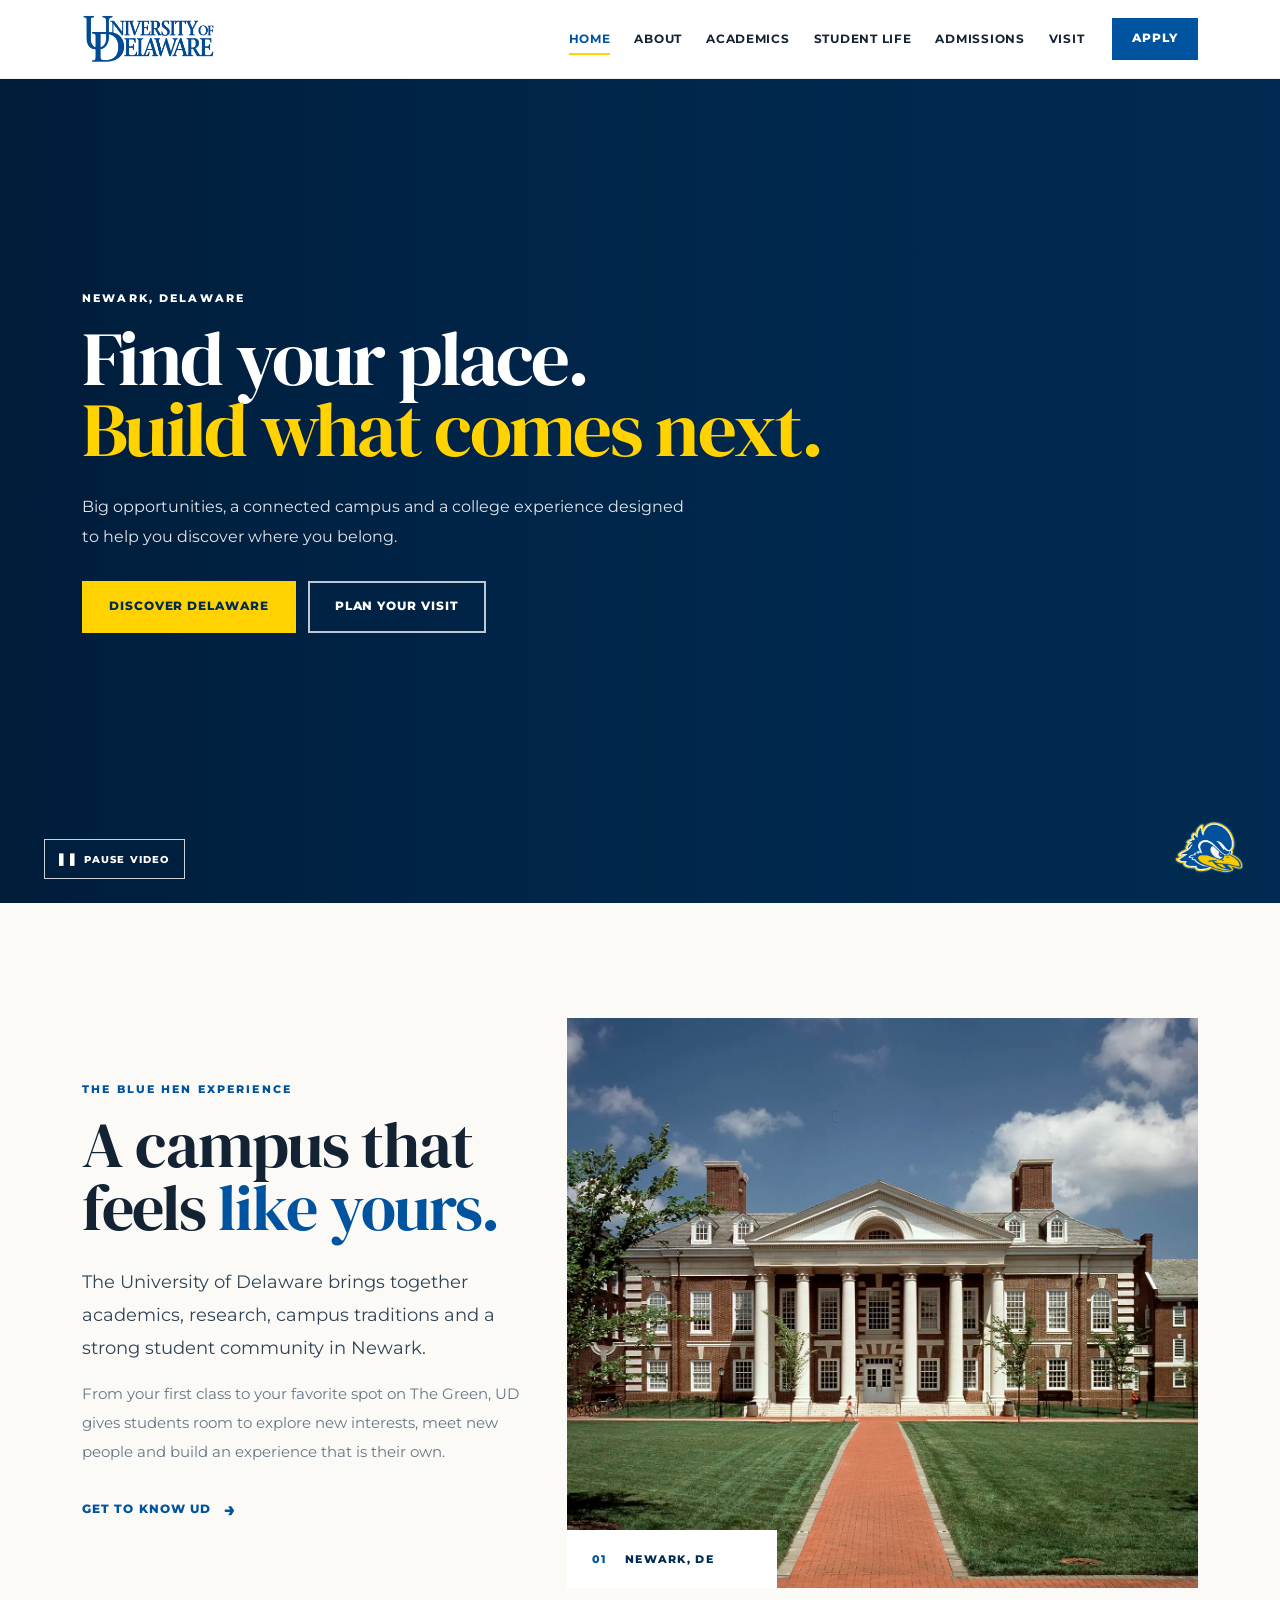
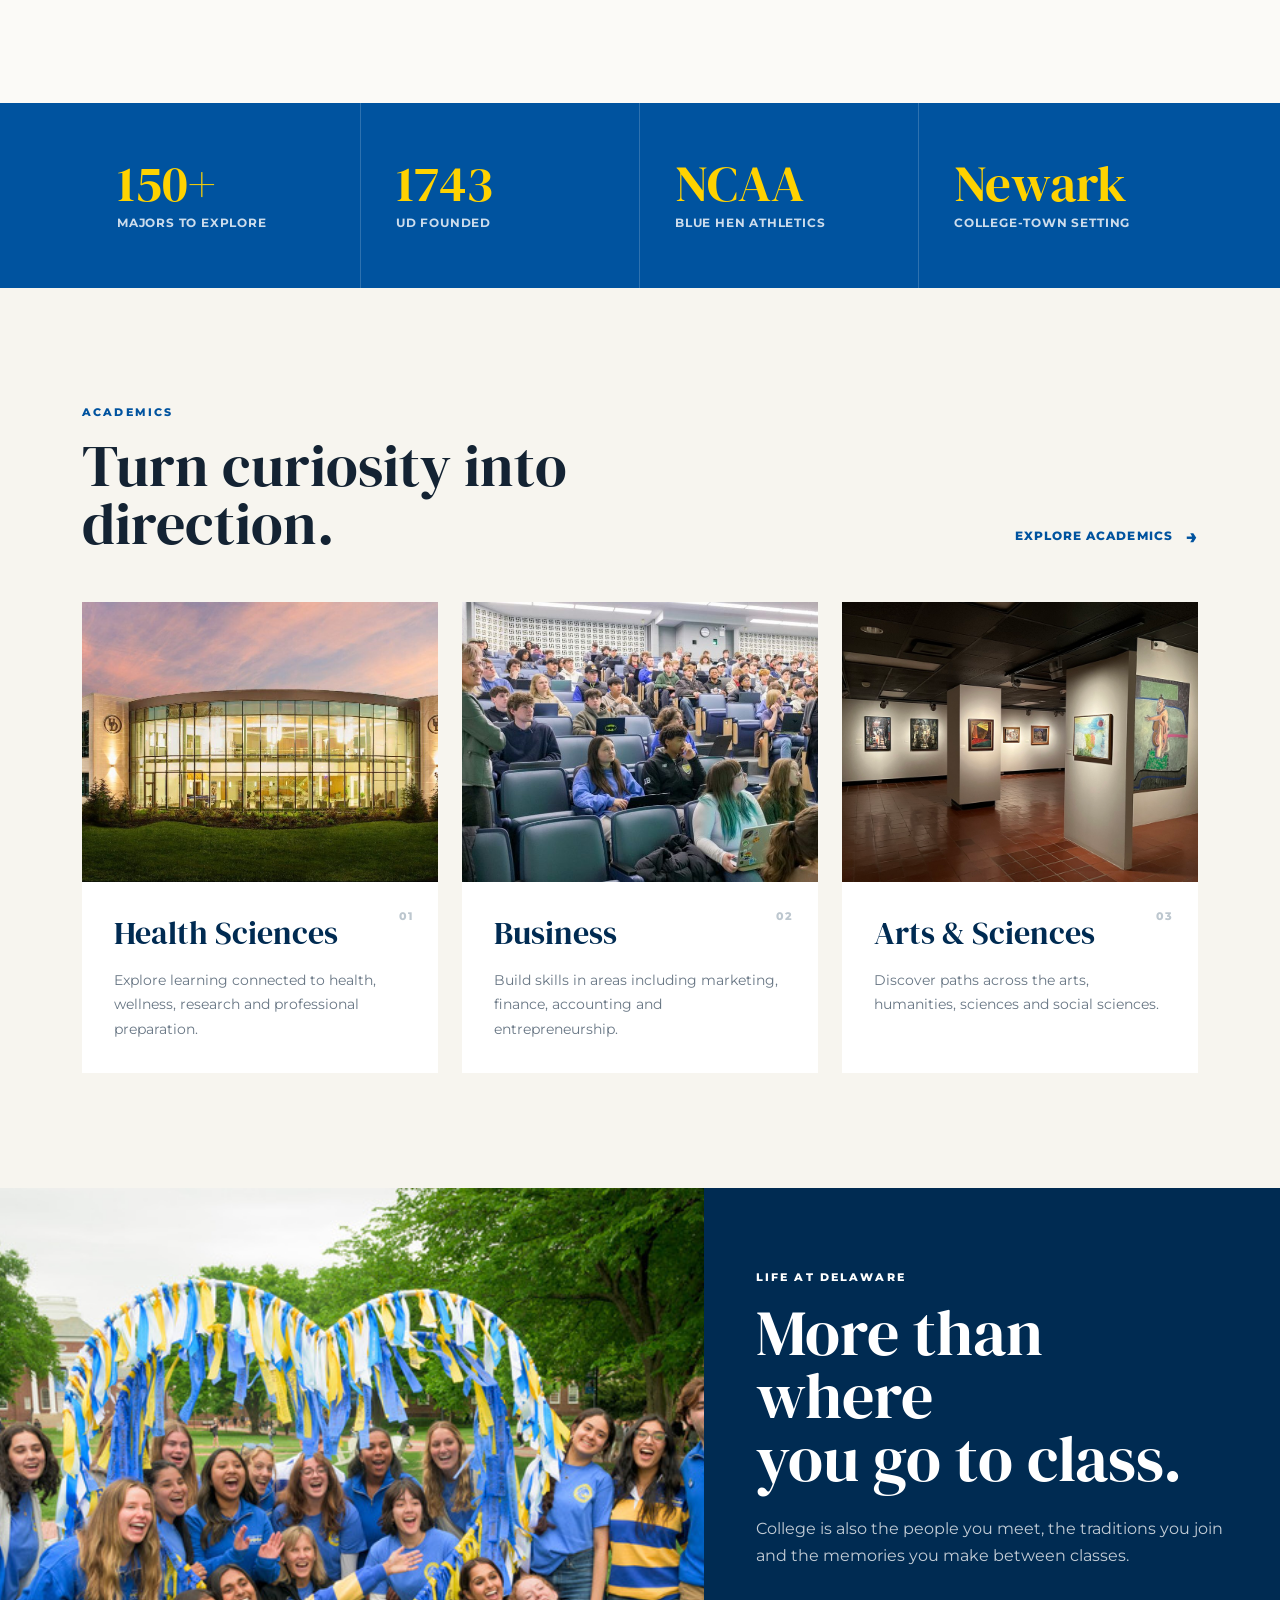
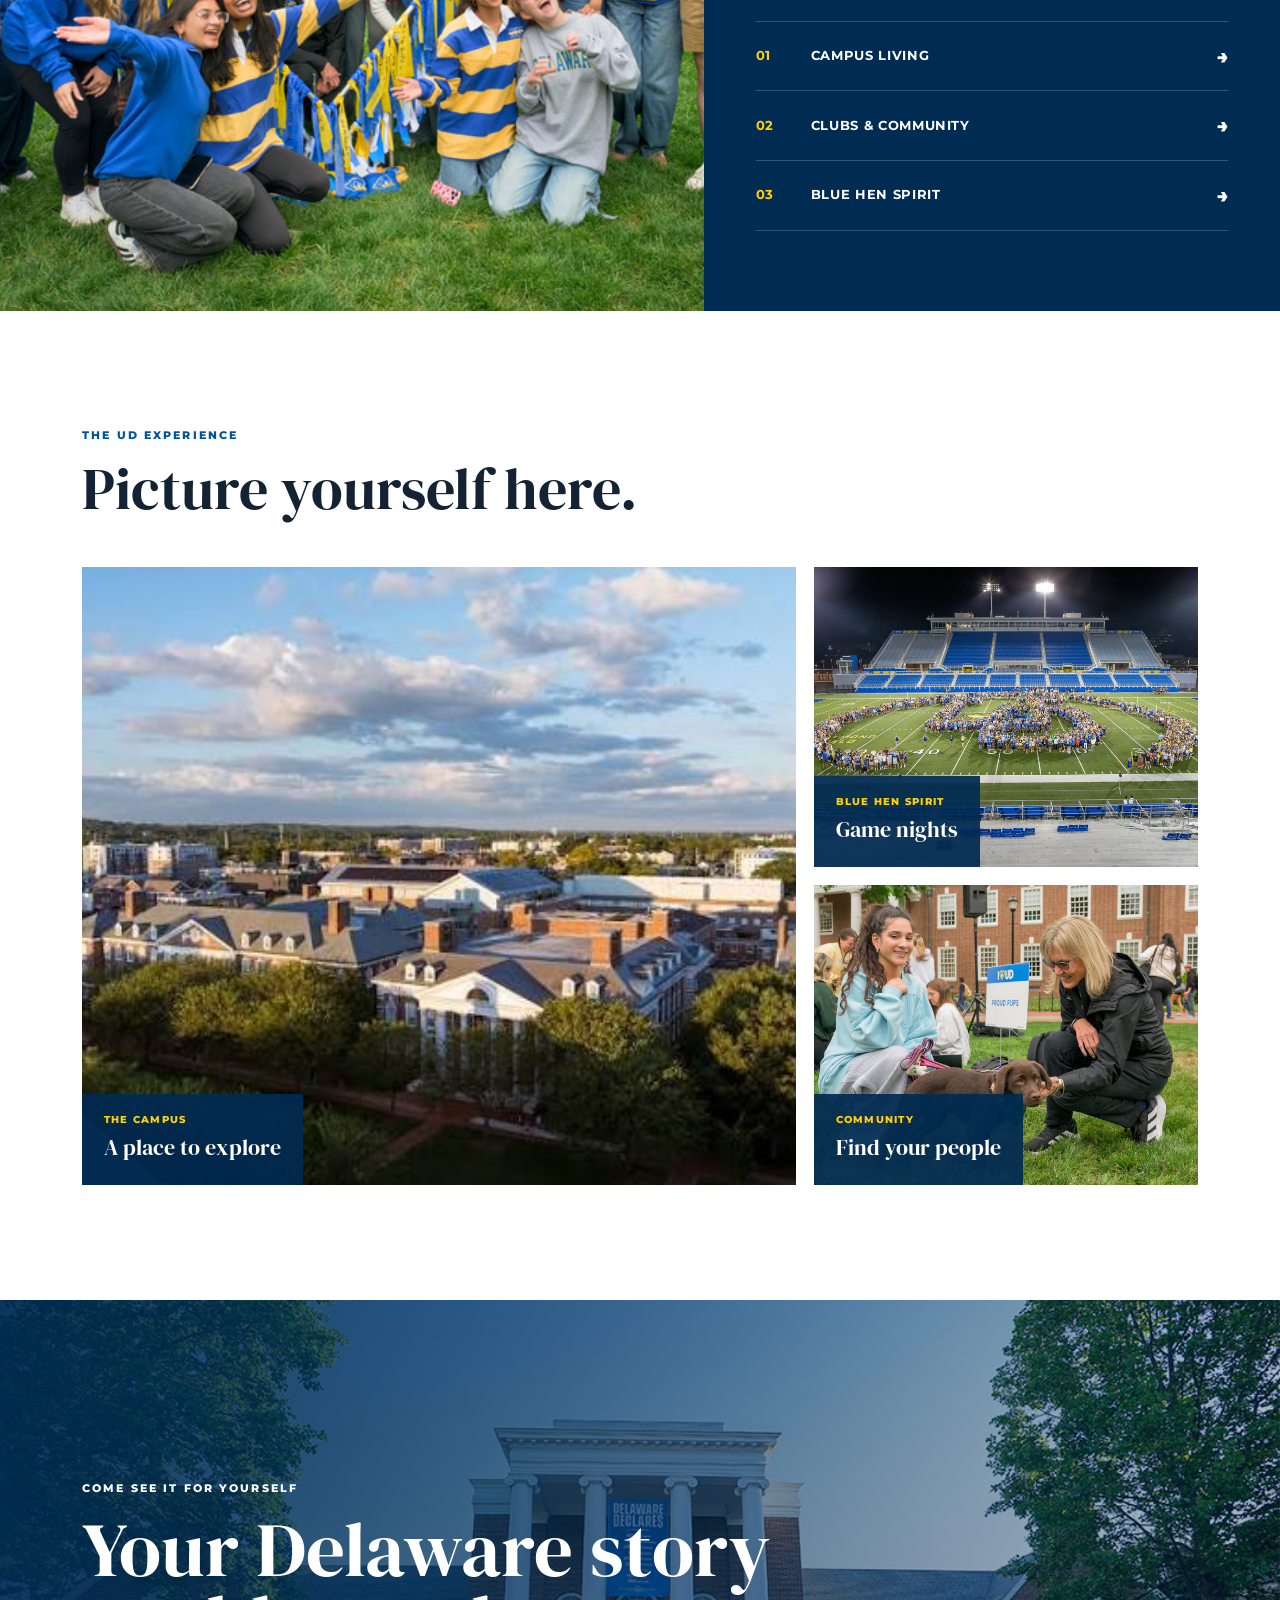
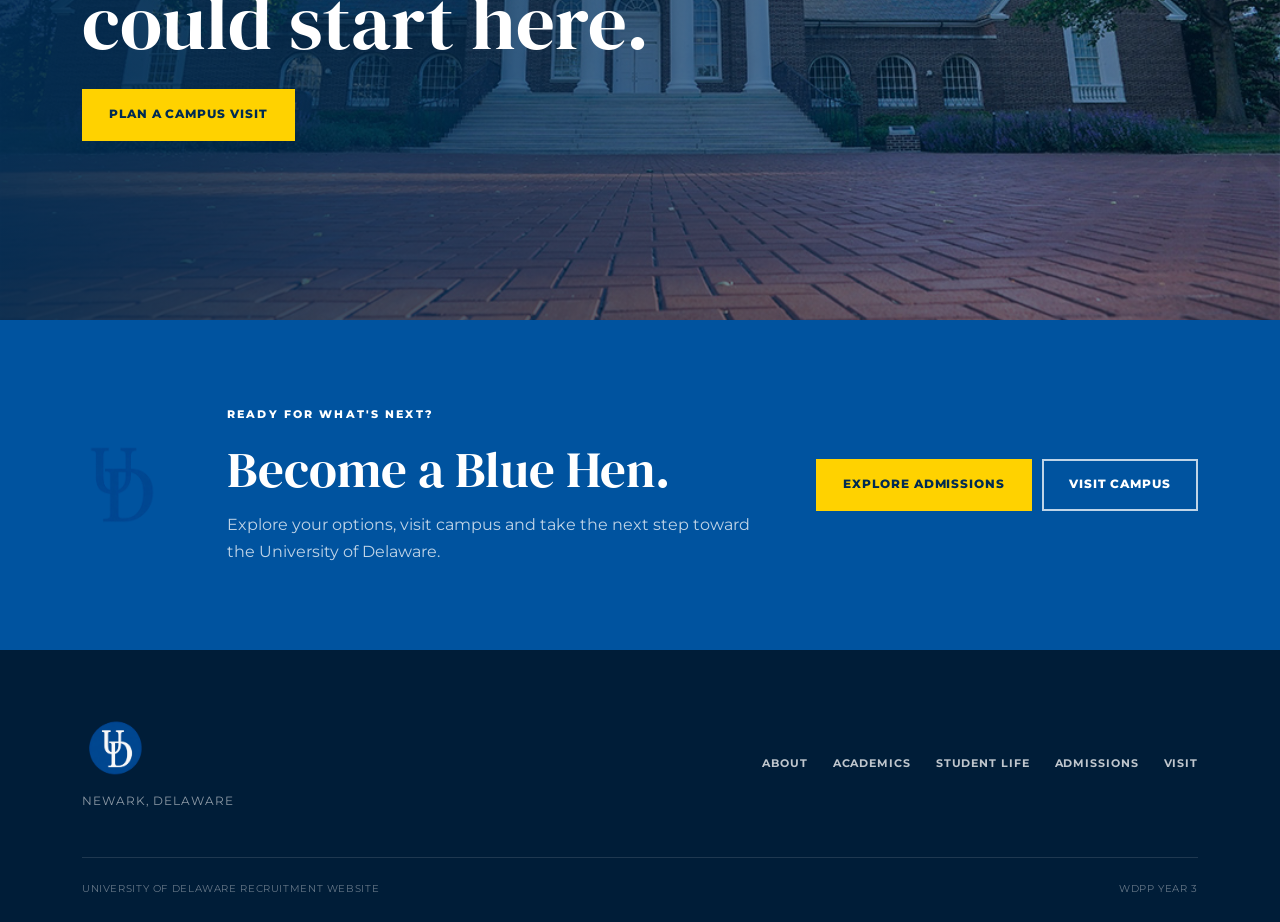
<file: index.html>
<!DOCTYPE html>
<html lang="en">
<head>
  <meta charset="UTF-8">
  <meta name="viewport" content="width=device-width, initial-scale=1.0">

  <title>University of Delaware | Find Your Place</title>

  <link rel="preconnect" href="https://fonts.googleapis.com">
  <link rel="preconnect" href="https://fonts.gstatic.com" crossorigin>

  <link href="https://fonts.googleapis.com/css2?family=DM+Serif+Display&family=Montserrat:wght@400;500;600;700;800&display=swap" rel="stylesheet">

  <link href="https://cdn.jsdelivr.net/npm/bootstrap@5.3.3/dist/css/bootstrap.min.css" rel="stylesheet">

  <link rel="stylesheet" href="style.css">
</head>

<body>

<!-- =========================================
     NAVBAR
========================================= -->

<nav class="navbar navbar-expand-lg ud-navbar sticky-top">

  <div class="container">

    <a class="navbar-brand" href="index.html">

      <img
        src="delaware-wordmark.png"
        alt="University of Delaware"
        class="nav-logo"
      >

    </a>


    <button
      class="navbar-toggler"
      type="button"
      data-bs-toggle="collapse"
      data-bs-target="#mainNav"
      aria-controls="mainNav"
      aria-expanded="false"
      aria-label="Toggle navigation"
    >

      <span class="navbar-toggler-icon"></span>

    </button>


    <div class="collapse navbar-collapse" id="mainNav">

      <ul class="navbar-nav ms-auto align-items-lg-center">

        <li class="nav-item">
          <a class="nav-link active" href="index.html">
            Home
          </a>
        </li>

        <li class="nav-item">
          <a class="nav-link" href="about.html">
            About
          </a>
        </li>

        <li class="nav-item">
          <a class="nav-link" href="academics.html">
            Academics
          </a>
        </li>

        <li class="nav-item">
          <a class="nav-link" href="student-life.html">
            Student Life
          </a>
        </li>

        <li class="nav-item">
          <a class="nav-link" href="admissions.html">
            Admissions
          </a>
        </li>

        <li class="nav-item">
          <a class="nav-link" href="visit.html">
            Visit
          </a>
        </li>

        <li class="nav-item ms-lg-3">
          <a class="nav-cta" href="admissions.html">
            Apply
          </a>
        </li>

      </ul>

    </div>

  </div>

</nav>



<!-- =========================================
     VIDEO HERO
========================================= -->

<header class="home-hero">

  <!-- BACKGROUND VIDEO -->

  <video
    id="heroVideo"
    class="hero-media"
    autoplay
    muted
    loop
    playsinline
  >

    <source
      src="delaware-campus.mp4"
      type="video/mp4"
    >

    Your browser does not support the video tag.

  </video>


  <!-- BLUE OVERLAY -->

  <div class="hero-overlay"></div>


  <!-- HERO TEXT -->

  <div class="container hero-content">

    <p class="eyebrow light">
      NEWARK, DELAWARE
    </p>


    <h1>
      Find your place.<br>
      <span>Build what comes next.</span>
    </h1>


    <p class="hero-description">

      Big opportunities, a connected campus and a college experience
      designed to help you discover where you belong.

    </p>


    <div class="hero-buttons">

      <a
        href="about.html"
        class="button button-yellow"
      >
        Discover Delaware
      </a>


      <a
        href="visit.html"
        class="button button-outline-light"
      >
        Plan Your Visit
      </a>

    </div>

  </div>


  <!-- PLAY / PAUSE VIDEO BUTTON -->

  <button
    id="videoToggle"
    class="video-toggle"
    type="button"
    aria-label="Pause background video"
  >

    <span
      id="videoToggleIcon"
      class="video-toggle-icon"
    >
      ❚❚
    </span>

    <span id="videoToggleText">
      PAUSE VIDEO
    </span>

  </button>


  <!-- BLUE HEN -->

  <div class="hero-corner">

    <img
      src="blue-hen-logo.png"
      alt="Delaware Blue Hen"
    >

  </div>

</header>



<!-- =========================================
     INTRO
========================================= -->

<section class="section intro-section">

  <div class="container">

    <div class="row align-items-center g-5">


      <div class="col-lg-5 reveal">

        <p class="eyebrow">
          THE BLUE HEN EXPERIENCE
        </p>


        <h2 class="display-heading">

          A campus that feels
          <span>like yours.</span>

        </h2>


        <p class="large-copy">

          The University of Delaware brings together academics,
          research, campus traditions and a strong student community
          in Newark.

        </p>


        <p class="body-copy">

          From your first class to your favorite spot on The Green,
          UD gives students room to explore new interests, meet new
          people and build an experience that is their own.

        </p>


        <a href="about.html" class="text-link">

          Get to know UD
          <span>→</span>

        </a>

      </div>



      <div class="col-lg-7 reveal">

        <div class="editorial-image">

          <img
            src="main-hall.jpg"
            alt="University of Delaware campus building"
          >


          <div class="image-label">

            <span>01</span>

            NEWARK, DE

          </div>

        </div>

      </div>


    </div>

  </div>

</section>



<!-- =========================================
     STATS
========================================= -->

<section class="stats-band">

  <div class="container">

    <div class="row g-0">


      <div class="col-6 col-lg-3 stat-item reveal">

        <strong>150+</strong>

        <span>
          Majors to explore
        </span>

      </div>


      <div class="col-6 col-lg-3 stat-item reveal">

        <strong>1743</strong>

        <span>
          UD founded
        </span>

      </div>


      <div class="col-6 col-lg-3 stat-item reveal">

        <strong>NCAA</strong>

        <span>
          Blue Hen athletics
        </span>

      </div>


      <div class="col-6 col-lg-3 stat-item reveal">

        <strong>Newark</strong>

        <span>
          College-town setting
        </span>

      </div>


    </div>

  </div>

</section>



<!-- =========================================
     ACADEMICS PREVIEW
========================================= -->

<section class="section academics-preview">

  <div class="container">


    <div class="section-heading reveal">

      <div>

        <p class="eyebrow">
          ACADEMICS
        </p>

        <h2>
          Turn curiosity into direction.
        </h2>

      </div>


      <a href="academics.html" class="text-link">

        Explore academics
        <span>→</span>

      </a>

    </div>



    <div class="row g-4">


      <!-- HEALTH -->

      <div class="col-lg-4 reveal">

        <article class="feature-card">

          <div class="feature-image">

            <img
              src="health-sciences.jpg"
              alt="University of Delaware academic building"
            >

          </div>


          <div class="feature-content">

            <span class="card-number">
              01
            </span>

            <h3>
              Health Sciences
            </h3>

            <p>

              Explore learning connected to health, wellness,
              research and professional preparation.

            </p>

          </div>

        </article>

      </div>



      <!-- BUSINESS -->

      <div class="col-lg-4 reveal">

        <article class="feature-card">

          <div class="feature-image">

            <img
              src="classroom.jpg"
              alt="Students in a University of Delaware classroom"
            >

          </div>


          <div class="feature-content">

            <span class="card-number">
              02
            </span>

            <h3>
              Business
            </h3>

            <p>

              Build skills in areas including marketing,
              finance, accounting and entrepreneurship.

            </p>

          </div>

        </article>

      </div>



      <!-- ARTS -->

      <div class="col-lg-4 reveal">

        <article class="feature-card">

          <div class="feature-image">

            <img
              src="art-gallery.jpg"
              alt="Art gallery at the University of Delaware"
            >

          </div>


          <div class="feature-content">

            <span class="card-number">
              03
            </span>

            <h3>
              Arts & Sciences
            </h3>

            <p>

              Discover paths across the arts,
              humanities, sciences and social sciences.

            </p>

          </div>

        </article>

      </div>


    </div>

  </div>

</section>



<!-- =========================================
     STUDENT LIFE FEATURE
========================================= -->

<section class="split-feature">


  <div class="split-image reveal">

    <img
      src="student-group.jpg"
      alt="University of Delaware students together on campus"
    >

  </div>



  <div class="split-content reveal">

    <p class="eyebrow light">
      LIFE AT DELAWARE
    </p>


    <h2>

      More than where<br>
      you go to class.

    </h2>


    <p>

      College is also the people you meet,
      the traditions you join and the memories
      you make between classes.

    </p>


    <div class="mini-links">


      <a href="student-life.html#housing">

        <span>01</span>

        Campus Living

        <b>→</b>

      </a>


      <a href="student-life.html#community">

        <span>02</span>

        Clubs & Community

        <b>→</b>

      </a>


      <a href="student-life.html#athletics">

        <span>03</span>

        Blue Hen Spirit

        <b>→</b>

      </a>


    </div>

  </div>

</section>



<!-- =========================================
     PHOTO STORY
========================================= -->

<section class="section photo-story">

  <div class="container">


    <div class="section-heading reveal">

      <div>

        <p class="eyebrow">
          THE UD EXPERIENCE
        </p>

        <h2>
          Picture yourself here.
        </h2>

      </div>

    </div>



    <div class="photo-grid">


      <div class="photo-large reveal">

        <img
          src="campus-aerial-wide.jpg"
          alt="Aerial view of University of Delaware"
        >


        <div class="photo-caption">

          <span>
            THE CAMPUS
          </span>

          A place to explore

        </div>

      </div>



      <div class="photo-small reveal">

        <img
          src="stadium-night.jpg"
          alt="University of Delaware stadium at night"
        >


        <div class="photo-caption">

          <span>
            BLUE HEN SPIRIT
          </span>

          Game nights

        </div>

      </div>



      <div class="photo-small reveal">

        <img
          src="puppy-event.jpg"
          alt="Students at a campus event"
        >


        <div class="photo-caption">

          <span>
            COMMUNITY
          </span>

          Find your people

        </div>

      </div>


    </div>

  </div>

</section>



<!-- =========================================
     VISIT FEATURE
========================================= -->

<section class="visit-feature">


  <img
    src="memorial-hall.jpg"
    alt="Memorial Hall at the University of Delaware"
  >


  <div class="visit-overlay"></div>


  <div class="container visit-content reveal">

    <p class="eyebrow light">
      COME SEE IT FOR YOURSELF
    </p>


    <h2>

      Your Delaware story<br>
      could start here.

    </h2>


    <a
      href="visit.html"
      class="button button-yellow"
    >

      Plan a Campus Visit

    </a>

  </div>


</section>



<!-- =========================================
     FINAL CTA
========================================= -->

<section class="final-cta">

  <div class="container">


    <div class="cta-logo reveal">

      <img
        src="ud-logo.png"
        alt="UD"
      >

    </div>



    <div class="cta-copy reveal">

      <p class="eyebrow light">
        READY FOR WHAT'S NEXT?
      </p>


      <h2>
        Become a Blue Hen.
      </h2>


      <p>

        Explore your options, visit campus
        and take the next step toward the
        University of Delaware.

      </p>

    </div>



    <div class="cta-actions reveal">

      <a
        href="admissions.html"
        class="button button-yellow"
      >

        Explore Admissions

      </a>


      <a
        href="visit.html"
        class="button button-outline-light"
      >

        Visit Campus

      </a>

    </div>


  </div>

</section>



<!-- =========================================
     FOOTER
========================================= -->

<footer class="site-footer">

  <div class="container">


    <div class="footer-main">


      <div>

        <img
          src="ud-circle-logo.png"
          alt="University of Delaware"
          class="footer-logo"
        >

        <p>
          Newark, Delaware
        </p>

      </div>



      <div class="footer-links">

        <a href="about.html">
          About
        </a>

        <a href="academics.html">
          Academics
        </a>

        <a href="student-life.html">
          Student Life
        </a>

        <a href="admissions.html">
          Admissions
        </a>

        <a href="visit.html">
          Visit
        </a>

      </div>


    </div>



    <div class="footer-bottom">

      <span>
        University of Delaware Recruitment Website
      </span>

      <span>
        WDPP Year 3
      </span>

    </div>


  </div>

</footer>



<!-- BOOTSTRAP -->
<script src="https://cdn.jsdelivr.net/npm/bootstrap@5.3.3/dist/js/bootstrap.bundle.min.js"></script>

<!-- CUSTOM JS -->
<script src="script.js"></script>

</body>
</html>
</file>
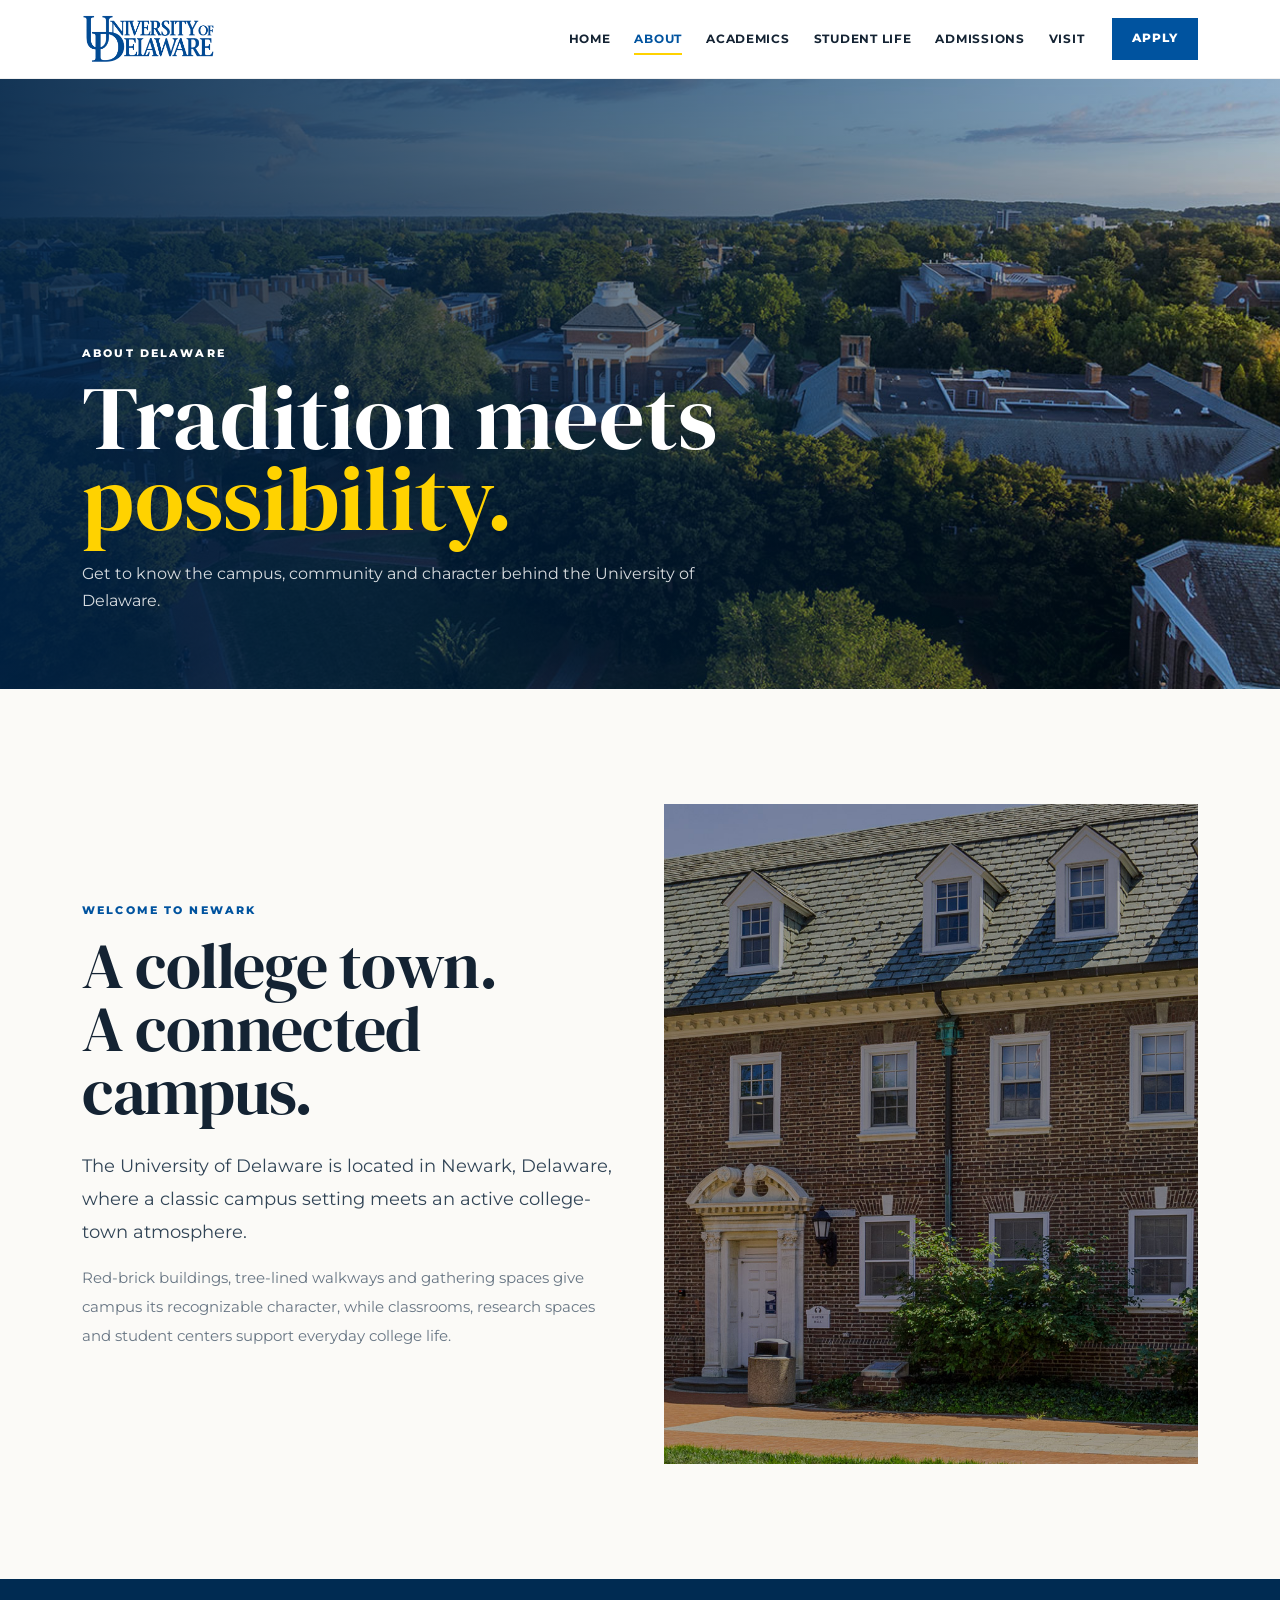
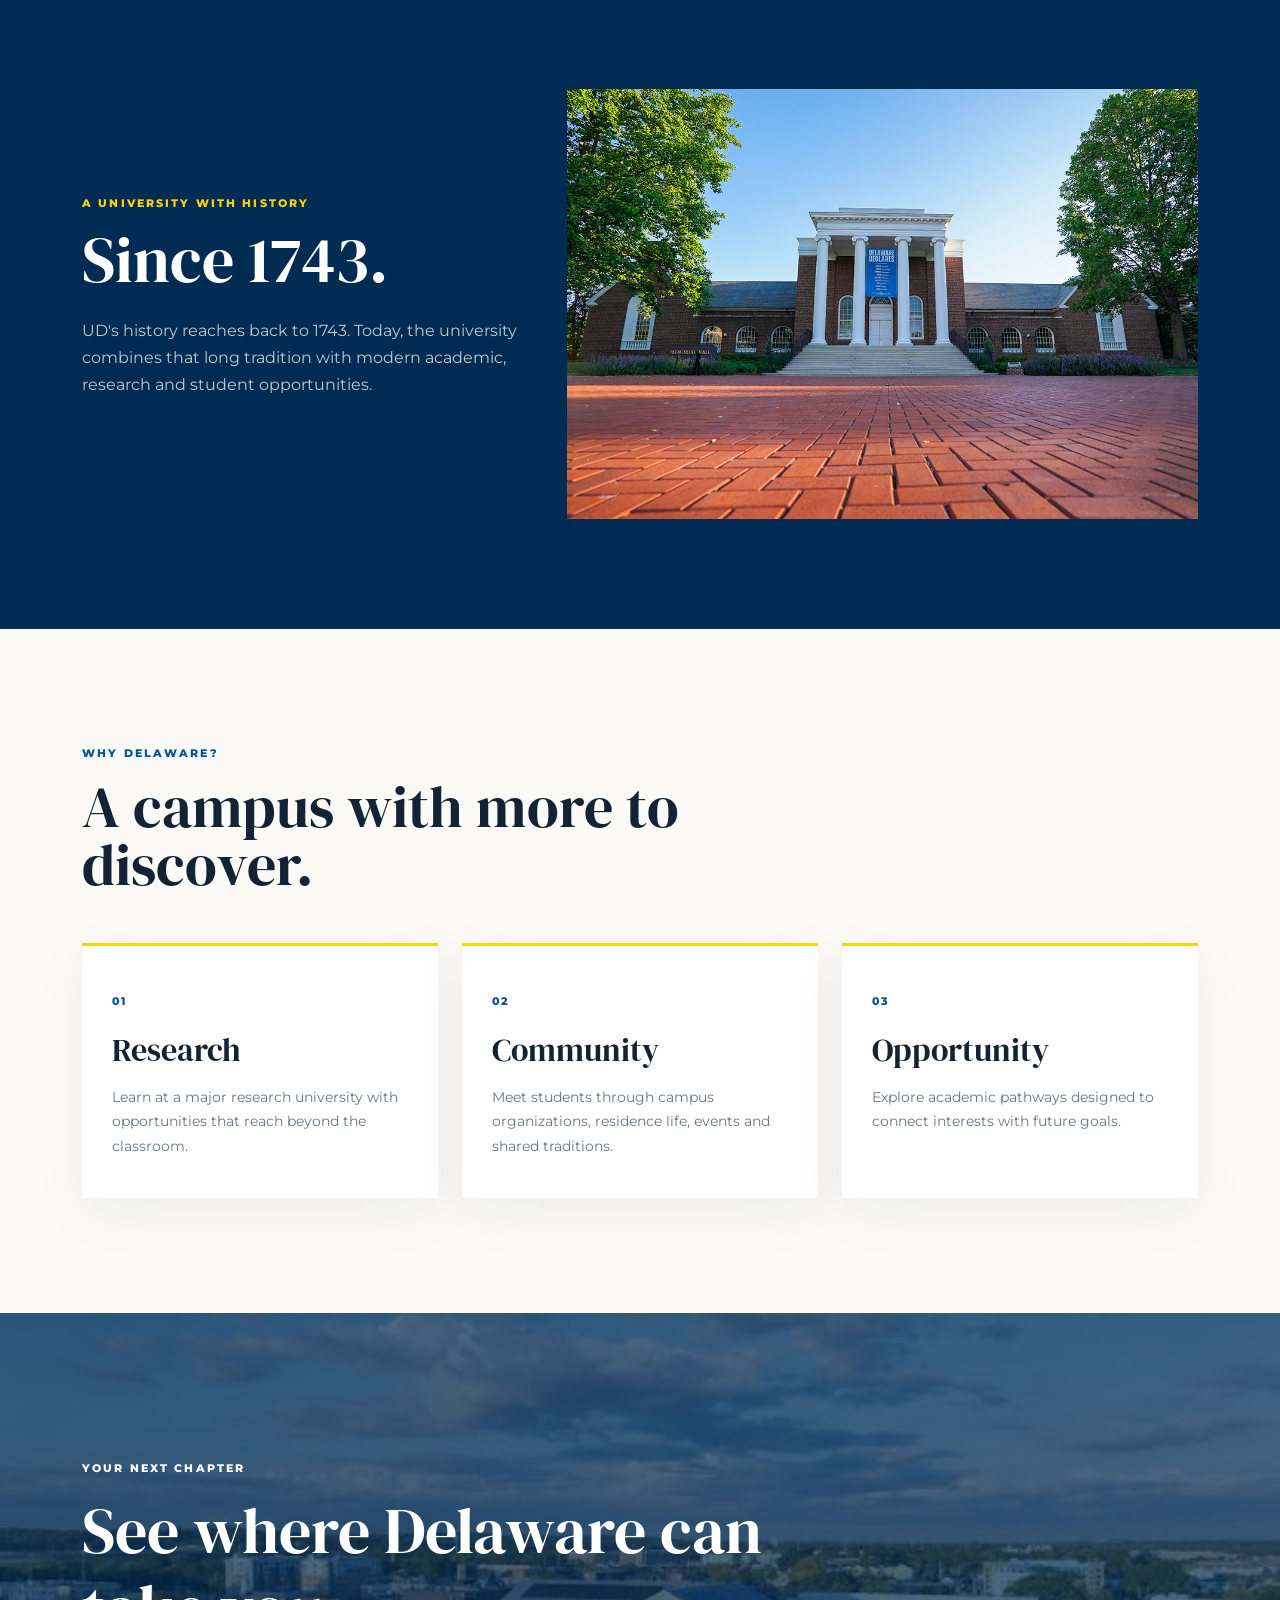
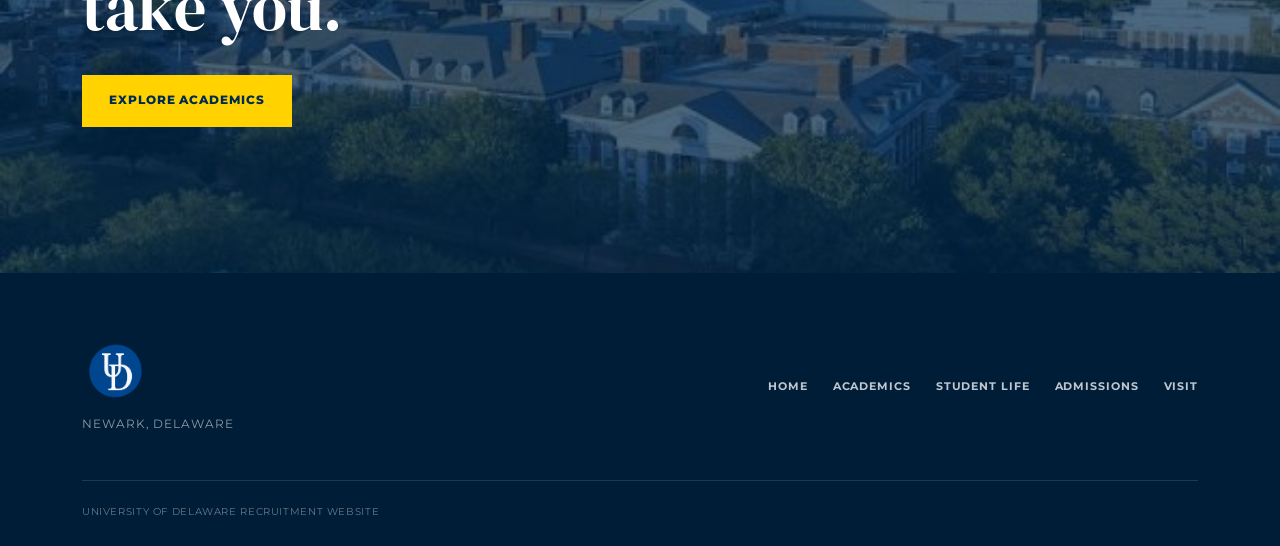
<file: about.html>
<!DOCTYPE html>
<html lang="en">
<head>
  <meta charset="UTF-8">
  <meta name="viewport" content="width=device-width, initial-scale=1.0">

  <title>About | University of Delaware</title>

  <link rel="preconnect" href="https://fonts.googleapis.com">
  <link rel="preconnect" href="https://fonts.gstatic.com" crossorigin>

  <link href="https://fonts.googleapis.com/css2?family=DM+Serif+Display&family=Montserrat:wght@400;500;600;700;800&display=swap" rel="stylesheet">

  <link href="https://cdn.jsdelivr.net/npm/bootstrap@5.3.3/dist/css/bootstrap.min.css" rel="stylesheet">

  <link rel="stylesheet" href="style.css">
</head>

<body>

<nav class="navbar navbar-expand-lg ud-navbar sticky-top">
  <div class="container">

    <a class="navbar-brand" href="index.html">
      <img src="delaware-wordmark.png"
           alt="University of Delaware"
           class="nav-logo">
    </a>

    <button class="navbar-toggler"
            type="button"
            data-bs-toggle="collapse"
            data-bs-target="#mainNav">
      <span class="navbar-toggler-icon"></span>
    </button>

    <div class="collapse navbar-collapse" id="mainNav">

      <ul class="navbar-nav ms-auto align-items-lg-center">

        <li class="nav-item">
          <a class="nav-link" href="index.html">Home</a>
        </li>

        <li class="nav-item">
          <a class="nav-link active" href="about.html">About</a>
        </li>

        <li class="nav-item">
          <a class="nav-link" href="academics.html">Academics</a>
        </li>

        <li class="nav-item">
          <a class="nav-link" href="student-life.html">Student Life</a>
        </li>

        <li class="nav-item">
          <a class="nav-link" href="admissions.html">Admissions</a>
        </li>

        <li class="nav-item">
          <a class="nav-link" href="visit.html">Visit</a>
        </li>

        <li class="nav-item ms-lg-3">
          <a class="nav-cta" href="admissions.html">Apply</a>
        </li>

      </ul>

    </div>
  </div>
</nav>


<header class="page-hero">

  <img src="campus-aerial.jpg"
       alt="University of Delaware campus"
       class="page-hero-image">

  <div class="page-hero-overlay"></div>

  <div class="container page-hero-content">

    <p class="eyebrow light">ABOUT DELAWARE</p>

    <h1>
      Tradition meets<br>
      <span>possibility.</span>
    </h1>

    <p>
      Get to know the campus, community and character behind
      the University of Delaware.
    </p>

  </div>

</header>


<section class="section">
  <div class="container">

    <div class="row align-items-center g-5">

      <div class="col-lg-6 reveal">

        <p class="eyebrow">WELCOME TO NEWARK</p>

        <h2 class="display-heading">
          A college town.<br>
          A connected campus.
        </h2>

        <p class="large-copy">
          The University of Delaware is located in Newark, Delaware,
          where a classic campus setting meets an active college-town
          atmosphere.
        </p>

        <p class="body-copy">
          Red-brick buildings, tree-lined walkways and gathering
          spaces give campus its recognizable character, while
          classrooms, research spaces and student centers support
          everyday college life.
        </p>

      </div>


      <div class="col-lg-6 reveal">

        <div class="editorial-image tall-image">
          <img src="campus-building.jpg"
               alt="University of Delaware building">
        </div>

      </div>

    </div>

  </div>
</section>


<section class="blue-section">
  <div class="container">

    <div class="row g-5 align-items-center">

      <div class="col-lg-5 reveal">

        <p class="eyebrow yellow">A UNIVERSITY WITH HISTORY</p>

        <h2>Since 1743.</h2>

        <p>
          UD's history reaches back to 1743. Today, the university
          combines that long tradition with modern academic,
          research and student opportunities.
        </p>

      </div>


      <div class="col-lg-7 reveal">

        <img src="memorial-hall.jpg"
             alt="Memorial Hall"
             class="wide-feature-image">

      </div>

    </div>

  </div>
</section>


<section class="section">
  <div class="container">

    <div class="section-heading reveal">
      <div>
        <p class="eyebrow">WHY DELAWARE?</p>
        <h2>A campus with more to discover.</h2>
      </div>
    </div>


    <div class="row g-4">

      <div class="col-md-4 reveal">
        <div class="info-block">
          <span>01</span>
          <h3>Research</h3>
          <p>
            Learn at a major research university with opportunities
            that reach beyond the classroom.
          </p>
        </div>
      </div>

      <div class="col-md-4 reveal">
        <div class="info-block">
          <span>02</span>
          <h3>Community</h3>
          <p>
            Meet students through campus organizations, residence
            life, events and shared traditions.
          </p>
        </div>
      </div>

      <div class="col-md-4 reveal">
        <div class="info-block">
          <span>03</span>
          <h3>Opportunity</h3>
          <p>
            Explore academic pathways designed to connect interests
            with future goals.
          </p>
        </div>
      </div>

    </div>

  </div>
</section>


<section class="image-banner">

  <img src="campus-aerial-wide.jpg"
       alt="Aerial view of University of Delaware">

  <div class="image-banner-overlay"></div>

  <div class="container image-banner-content reveal">
    <p class="eyebrow light">YOUR NEXT CHAPTER</p>
    <h2>See where Delaware can take you.</h2>
    <a href="academics.html" class="button button-yellow">
      Explore Academics
    </a>
  </div>

</section>


<footer class="site-footer">

  <div class="container">

    <div class="footer-main">

      <div>
        <img src="ud-circle-logo.png"
             alt="University of Delaware"
             class="footer-logo">
        <p>Newark, Delaware</p>
      </div>

      <div class="footer-links">
        <a href="index.html">Home</a>
        <a href="academics.html">Academics</a>
        <a href="student-life.html">Student Life</a>
        <a href="admissions.html">Admissions</a>
        <a href="visit.html">Visit</a>
      </div>

    </div>

    <div class="footer-bottom">
      <span>University of Delaware Recruitment Website</span>
    
    </div>

  </div>

</footer>


<script src="https://cdn.jsdelivr.net/npm/bootstrap@5.3.3/dist/js/bootstrap.bundle.min.js"></script>
<script src="script.js"></script>

</body>
</html>
</file>
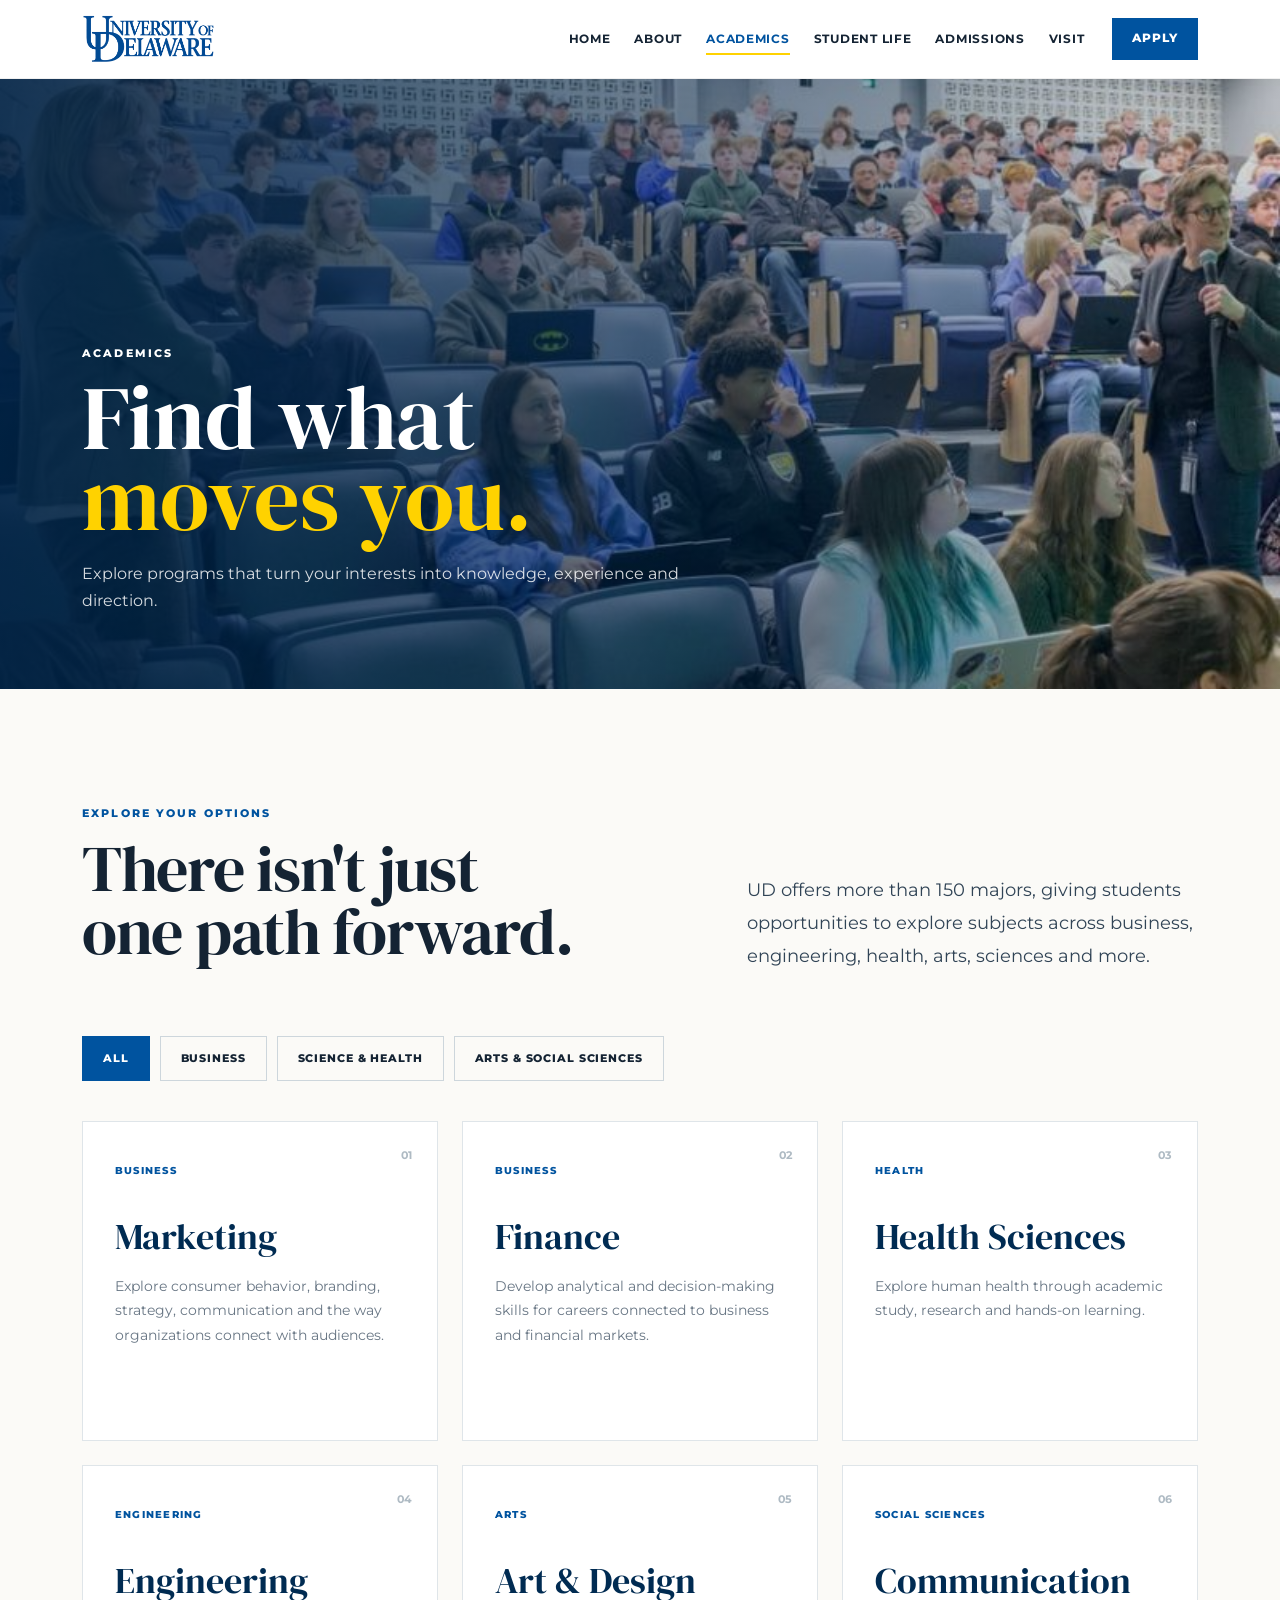
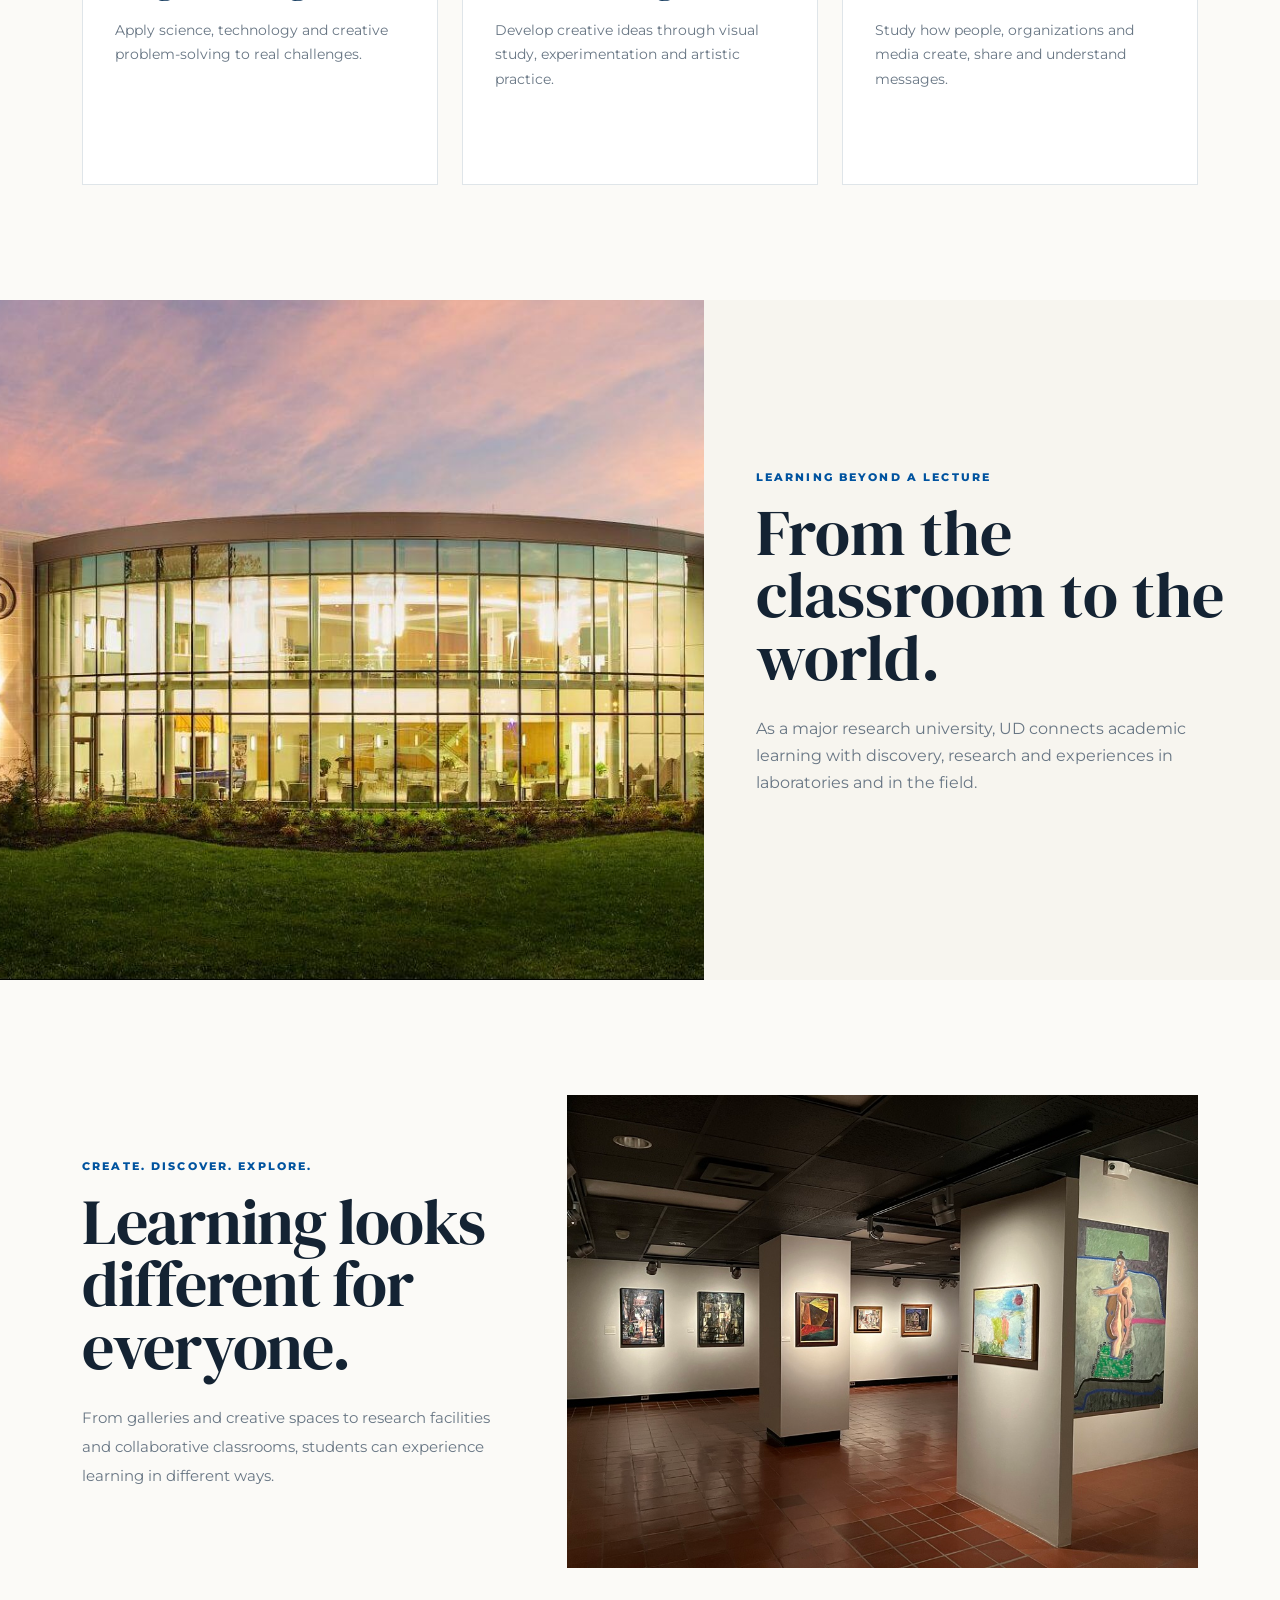
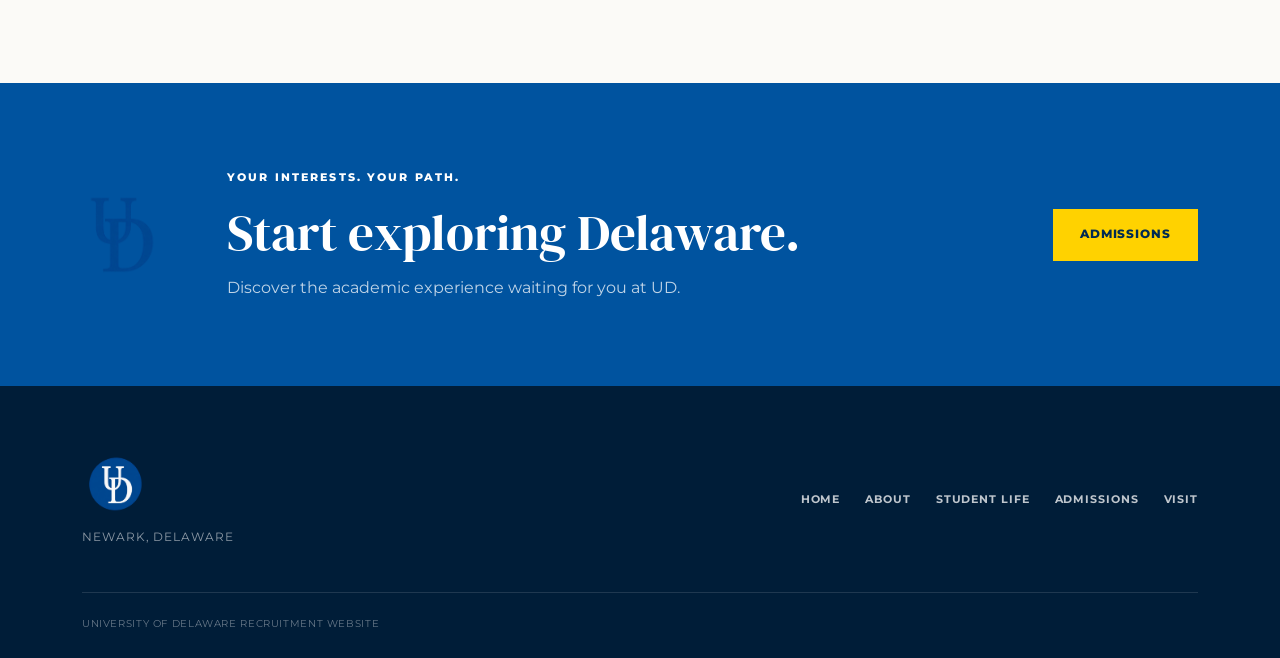
<file: academics.html>
<!DOCTYPE html>
<html lang="en">
<head>
  <meta charset="UTF-8">
  <meta name="viewport" content="width=device-width, initial-scale=1.0">

  <title>Academics | University of Delaware</title>

  <link rel="preconnect" href="https://fonts.googleapis.com">
  <link rel="preconnect" href="https://fonts.gstatic.com" crossorigin>

  <link href="https://fonts.googleapis.com/css2?family=DM+Serif+Display&family=Montserrat:wght@400;500;600;700;800&display=swap" rel="stylesheet">

  <link href="https://cdn.jsdelivr.net/npm/bootstrap@5.3.3/dist/css/bootstrap.min.css" rel="stylesheet">

  <link rel="stylesheet" href="style.css">
</head>

<body>

<nav class="navbar navbar-expand-lg ud-navbar sticky-top">
  <div class="container">

    <a class="navbar-brand" href="index.html">
      <img src="delaware-wordmark.png"
           alt="University of Delaware"
           class="nav-logo">
    </a>

    <button class="navbar-toggler"
            type="button"
            data-bs-toggle="collapse"
            data-bs-target="#mainNav">
      <span class="navbar-toggler-icon"></span>
    </button>

    <div class="collapse navbar-collapse" id="mainNav">

      <ul class="navbar-nav ms-auto align-items-lg-center">

        <li class="nav-item">
          <a class="nav-link" href="index.html">Home</a>
        </li>

        <li class="nav-item">
          <a class="nav-link" href="about.html">About</a>
        </li>

        <li class="nav-item">
          <a class="nav-link active" href="academics.html">Academics</a>
        </li>

        <li class="nav-item">
          <a class="nav-link" href="student-life.html">Student Life</a>
        </li>

        <li class="nav-item">
          <a class="nav-link" href="admissions.html">Admissions</a>
        </li>

        <li class="nav-item">
          <a class="nav-link" href="visit.html">Visit</a>
        </li>

        <li class="nav-item ms-lg-3">
          <a class="nav-cta" href="admissions.html">Apply</a>
        </li>

      </ul>

    </div>
  </div>
</nav>


<header class="page-hero">

  <img src="classroom.jpg"
       alt="University of Delaware classroom"
       class="page-hero-image">

  <div class="page-hero-overlay"></div>

  <div class="container page-hero-content">

    <p class="eyebrow light">ACADEMICS</p>

    <h1>
      Find what<br>
      <span>moves you.</span>
    </h1>

    <p>
      Explore programs that turn your interests into knowledge,
      experience and direction.
    </p>

  </div>

</header>


<section class="section">
  <div class="container">

    <div class="row align-items-end g-4 mb-5">

      <div class="col-lg-7 reveal">

        <p class="eyebrow">EXPLORE YOUR OPTIONS</p>

        <h2 class="display-heading">
          There isn't just<br>
          one path forward.
        </h2>

      </div>

      <div class="col-lg-5 reveal">
        <p class="large-copy">
          UD offers more than 150 majors, giving students
          opportunities to explore subjects across business,
          engineering, health, arts, sciences and more.
        </p>
      </div>

    </div>


    <!-- FILTERS -->
    <div class="program-filters reveal">

      <button class="filter-button active" data-filter="all">
        All
      </button>

      <button class="filter-button" data-filter="business">
        Business
      </button>

      <button class="filter-button" data-filter="science">
        Science & Health
      </button>

      <button class="filter-button" data-filter="arts">
        Arts & Social Sciences
      </button>

    </div>


    <div class="row g-4 program-grid">

      <div class="col-md-6 col-lg-4 program-card"
           data-category="business">

        <article class="academic-card">

          <span class="academic-number">01</span>

          <p class="academic-category">BUSINESS</p>

          <h3>Marketing</h3>

          <p>
            Explore consumer behavior, branding, strategy,
            communication and the way organizations connect
            with audiences.
          </p>

        </article>

      </div>


      <div class="col-md-6 col-lg-4 program-card"
           data-category="business">

        <article class="academic-card">

          <span class="academic-number">02</span>

          <p class="academic-category">BUSINESS</p>

          <h3>Finance</h3>

          <p>
            Develop analytical and decision-making skills for
            careers connected to business and financial markets.
          </p>

        </article>

      </div>


      <div class="col-md-6 col-lg-4 program-card"
           data-category="science">

        <article class="academic-card">

          <span class="academic-number">03</span>

          <p class="academic-category">HEALTH</p>

          <h3>Health Sciences</h3>

          <p>
            Explore human health through academic study,
            research and hands-on learning.
          </p>

        </article>

      </div>


      <div class="col-md-6 col-lg-4 program-card"
           data-category="science">

        <article class="academic-card">

          <span class="academic-number">04</span>

          <p class="academic-category">ENGINEERING</p>

          <h3>Engineering</h3>

          <p>
            Apply science, technology and creative problem-solving
            to real challenges.
          </p>

        </article>

      </div>


      <div class="col-md-6 col-lg-4 program-card"
           data-category="arts">

        <article class="academic-card">

          <span class="academic-number">05</span>

          <p class="academic-category">ARTS</p>

          <h3>Art & Design</h3>

          <p>
            Develop creative ideas through visual study,
            experimentation and artistic practice.
          </p>

        </article>

      </div>


      <div class="col-md-6 col-lg-4 program-card"
           data-category="arts">

        <article class="academic-card">

          <span class="academic-number">06</span>

          <p class="academic-category">SOCIAL SCIENCES</p>

          <h3>Communication</h3>

          <p>
            Study how people, organizations and media create,
            share and understand messages.
          </p>

        </article>

      </div>

    </div>

  </div>
</section>


<section class="split-feature light-split">

  <div class="split-image reveal">
    <img src="health-sciences.jpg"
         alt="University of Delaware academic facility">
  </div>

  <div class="split-content reveal">

    <p class="eyebrow">LEARNING BEYOND A LECTURE</p>

    <h2>From the classroom to the world.</h2>

    <p>
      As a major research university, UD connects academic
      learning with discovery, research and experiences in
      laboratories and in the field.
    </p>

  </div>

</section>


<section class="section art-feature">
  <div class="container">

    <div class="row g-5 align-items-center">

      <div class="col-lg-5 reveal">

        <p class="eyebrow">CREATE. DISCOVER. EXPLORE.</p>

        <h2 class="display-heading">
          Learning looks<br>
          different for everyone.
        </h2>

        <p class="body-copy">
          From galleries and creative spaces to research facilities
          and collaborative classrooms, students can experience
          learning in different ways.
        </p>

      </div>

      <div class="col-lg-7 reveal">
        <img src="art-gallery.jpg"
             alt="University of Delaware art gallery"
             class="wide-feature-image">
      </div>

    </div>

  </div>
</section>


<section class="final-cta">
  <div class="container">

    <div class="cta-logo reveal">
      <img src="ud-logo.png" alt="UD">
    </div>

    <div class="cta-copy reveal">
      <p class="eyebrow light">YOUR INTERESTS. YOUR PATH.</p>
      <h2>Start exploring Delaware.</h2>
      <p>
        Discover the academic experience waiting for you at UD.
      </p>
    </div>

    <div class="cta-actions reveal">
      <a href="admissions.html" class="button button-yellow">
        Admissions
      </a>
    </div>

  </div>
</section>


<footer class="site-footer">
  <div class="container">

    <div class="footer-main">

      <div>
        <img src="ud-circle-logo.png"
             alt="University of Delaware"
             class="footer-logo">
        <p>Newark, Delaware</p>
      </div>

      <div class="footer-links">
        <a href="index.html">Home</a>
        <a href="about.html">About</a>
        <a href="student-life.html">Student Life</a>
        <a href="admissions.html">Admissions</a>
        <a href="visit.html">Visit</a>
      </div>

    </div>

    <div class="footer-bottom">
      <span>University of Delaware Recruitment Website</span>
  
    </div>

  </div>
</footer>


<script src="https://cdn.jsdelivr.net/npm/bootstrap@5.3.3/dist/js/bootstrap.bundle.min.js"></script>
<script src="script.js"></script>

</body>
</html>
</file>
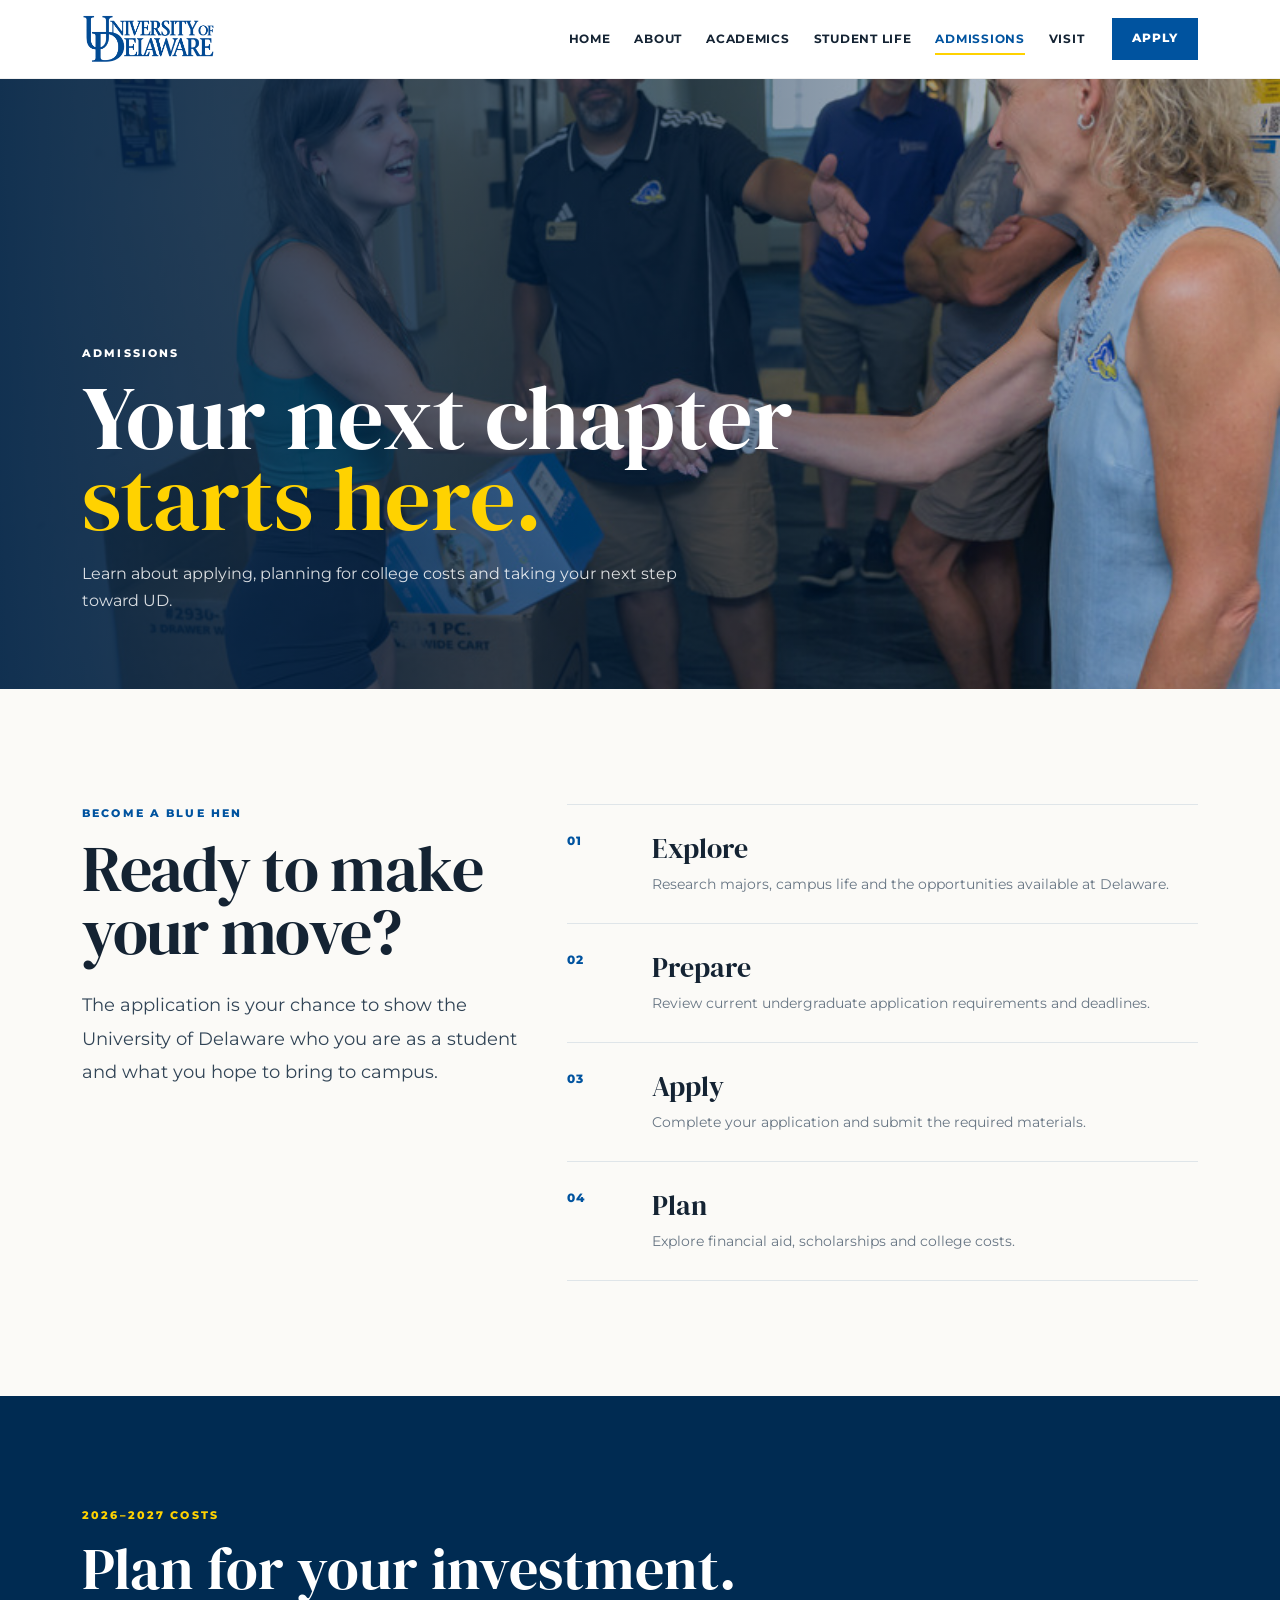
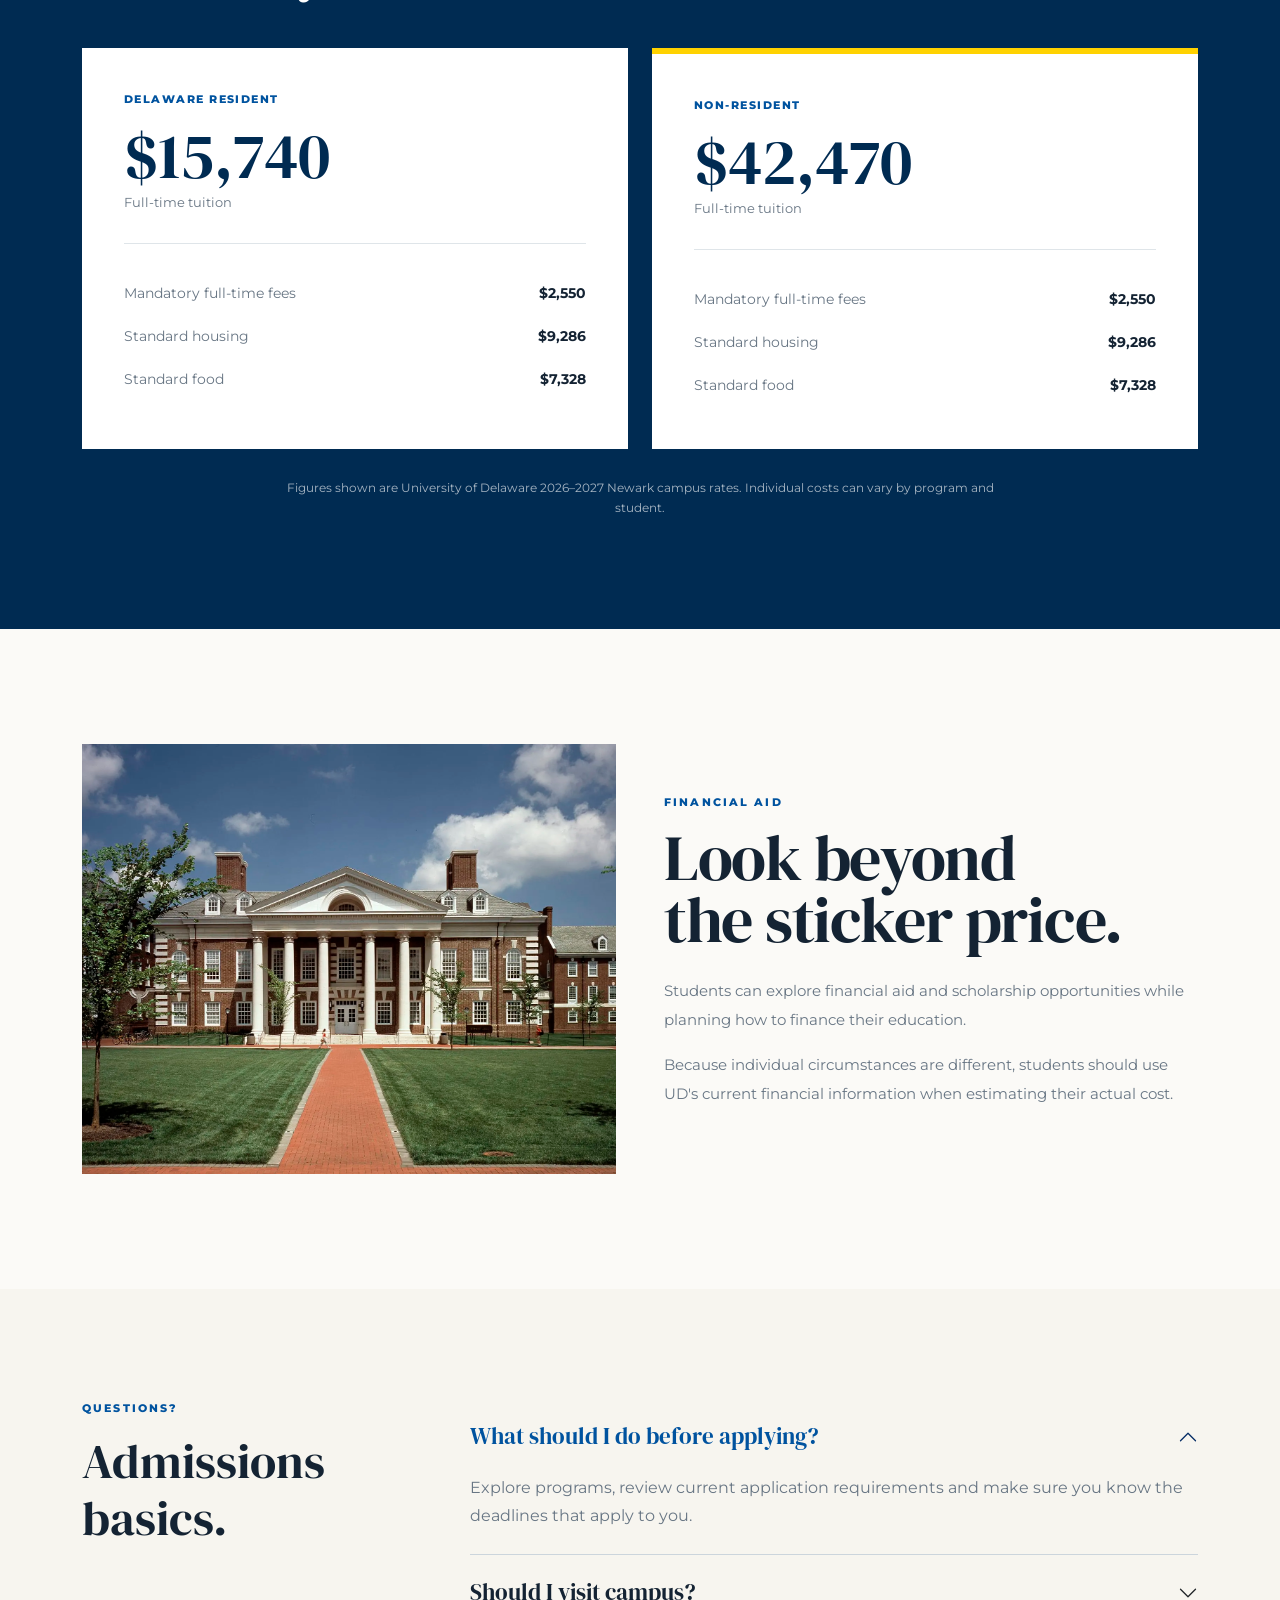
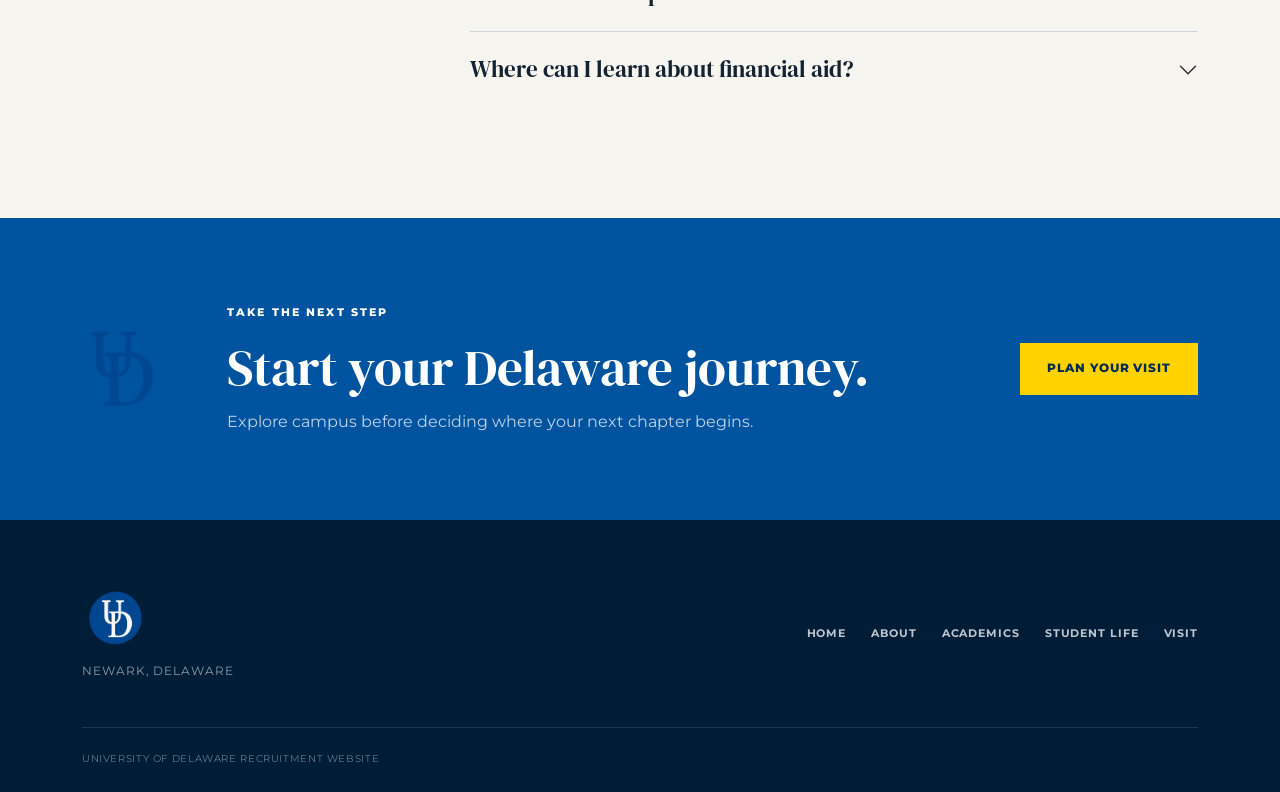
<file: admissions.html>
<!DOCTYPE html>
<html lang="en">
<head>
  <meta charset="UTF-8">
  <meta name="viewport" content="width=device-width, initial-scale=1.0">

  <title>Admissions | University of Delaware</title>

  <link rel="preconnect" href="https://fonts.googleapis.com">
  <link rel="preconnect" href="https://fonts.gstatic.com" crossorigin>

  <link href="https://fonts.googleapis.com/css2?family=DM+Serif+Display&family=Montserrat:wght@400;500;600;700;800&display=swap" rel="stylesheet">

  <link href="https://cdn.jsdelivr.net/npm/bootstrap@5.3.3/dist/css/bootstrap.min.css" rel="stylesheet">

  <link rel="stylesheet" href="style.css">
</head>

<body>

<nav class="navbar navbar-expand-lg ud-navbar sticky-top">
  <div class="container">

    <a class="navbar-brand" href="index.html">
      <img src="delaware-wordmark.png"
           alt="University of Delaware"
           class="nav-logo">
    </a>

    <button class="navbar-toggler"
            type="button"
            data-bs-toggle="collapse"
            data-bs-target="#mainNav">
      <span class="navbar-toggler-icon"></span>
    </button>

    <div class="collapse navbar-collapse" id="mainNav">

      <ul class="navbar-nav ms-auto align-items-lg-center">

        <li class="nav-item">
          <a class="nav-link" href="index.html">Home</a>
        </li>

        <li class="nav-item">
          <a class="nav-link" href="about.html">About</a>
        </li>

        <li class="nav-item">
          <a class="nav-link" href="academics.html">Academics</a>
        </li>

        <li class="nav-item">
          <a class="nav-link" href="student-life.html">Student Life</a>
        </li>

        <li class="nav-item">
          <a class="nav-link active" href="admissions.html">Admissions</a>
        </li>

        <li class="nav-item">
          <a class="nav-link" href="visit.html">Visit</a>
        </li>

        <li class="nav-item ms-lg-3">
          <a class="nav-cta" href="#apply">Apply</a>
        </li>

      </ul>

    </div>
  </div>
</nav>


<header class="page-hero">

  <img src="move-in.jpg"
       alt="Student arriving at University of Delaware"
       class="page-hero-image">

  <div class="page-hero-overlay"></div>

  <div class="container page-hero-content">

    <p class="eyebrow light">ADMISSIONS</p>

    <h1>
      Your next chapter<br>
      <span>starts here.</span>
    </h1>

    <p>
      Learn about applying, planning for college costs
      and taking your next step toward UD.
    </p>

  </div>

</header>


<section class="section">
  <div class="container">

    <div class="row g-5">

      <div class="col-lg-5 reveal">

        <p class="eyebrow">BECOME A BLUE HEN</p>

        <h2 class="display-heading">
          Ready to make<br>
          your move?
        </h2>

        <p class="large-copy">
          The application is your chance to show the University
          of Delaware who you are as a student and what you hope
          to bring to campus.
        </p>

      </div>


      <div class="col-lg-7 reveal">

        <div class="steps-list">

          <div class="step">
            <span>01</span>
            <div>
              <h3>Explore</h3>
              <p>
                Research majors, campus life and the opportunities
                available at Delaware.
              </p>
            </div>
          </div>

          <div class="step">
            <span>02</span>
            <div>
              <h3>Prepare</h3>
              <p>
                Review current undergraduate application
                requirements and deadlines.
              </p>
            </div>
          </div>

          <div class="step">
            <span>03</span>
            <div>
              <h3>Apply</h3>
              <p>
                Complete your application and submit the
                required materials.
              </p>
            </div>
          </div>

          <div class="step">
            <span>04</span>
            <div>
              <h3>Plan</h3>
              <p>
                Explore financial aid, scholarships and
                college costs.
              </p>
            </div>
          </div>

        </div>

      </div>

    </div>

  </div>
</section>


<section class="cost-section">

  <div class="container">

    <div class="section-heading reveal">

      <div>
        <p class="eyebrow yellow">2026–2027 COSTS</p>
        <h2>Plan for your investment.</h2>
      </div>

    </div>


    <div class="row g-4">

      <div class="col-lg-6 reveal">

        <div class="cost-card">

          <p>DELAWARE RESIDENT</p>

          <strong>$15,740</strong>

          <span>Full-time tuition</span>

          <hr>

          <div class="cost-row">
            <span>Mandatory full-time fees</span>
            <b>$2,550</b>
          </div>

          <div class="cost-row">
            <span>Standard housing</span>
            <b>$9,286</b>
          </div>

          <div class="cost-row">
            <span>Standard food</span>
            <b>$7,328</b>
          </div>

        </div>

      </div>


      <div class="col-lg-6 reveal">

        <div class="cost-card highlighted">

          <p>NON-RESIDENT</p>

          <strong>$42,470</strong>

          <span>Full-time tuition</span>

          <hr>

          <div class="cost-row">
            <span>Mandatory full-time fees</span>
            <b>$2,550</b>
          </div>

          <div class="cost-row">
            <span>Standard housing</span>
            <b>$9,286</b>
          </div>

          <div class="cost-row">
            <span>Standard food</span>
            <b>$7,328</b>
          </div>

        </div>

      </div>

    </div>


    <p class="cost-note reveal">
      Figures shown are University of Delaware 2026–2027 Newark
      campus rates. Individual costs can vary by program and student.
    </p>

  </div>

</section>


<section class="section">
  <div class="container">

    <div class="row g-5 align-items-center">

      <div class="col-lg-6 reveal">

        <img src="main-hall.jpg"
             alt="University of Delaware campus"
             class="wide-feature-image">

      </div>

      <div class="col-lg-6 reveal">

        <p class="eyebrow">FINANCIAL AID</p>

        <h2 class="display-heading">
          Look beyond<br>
          the sticker price.
        </h2>

        <p class="body-copy">
          Students can explore financial aid and scholarship
          opportunities while planning how to finance their
          education.
        </p>

        <p class="body-copy">
          Because individual circumstances are different, students
          should use UD's current financial information when
          estimating their actual cost.
        </p>

      </div>

    </div>

  </div>
</section>


<section class="faq-section">
  <div class="container">

    <div class="row g-5">

      <div class="col-lg-4 reveal">
        <p class="eyebrow">QUESTIONS?</p>
        <h2>Admissions basics.</h2>
      </div>

      <div class="col-lg-8 reveal">

        <div class="accordion accordion-flush"
             id="admissionsAccordion">

          <div class="accordion-item">

            <h2 class="accordion-header">

              <button class="accordion-button"
                      type="button"
                      data-bs-toggle="collapse"
                      data-bs-target="#faqOne">

                What should I do before applying?

              </button>

            </h2>

            <div id="faqOne"
                 class="accordion-collapse collapse show"
                 data-bs-parent="#admissionsAccordion">

              <div class="accordion-body">
                Explore programs, review current application
                requirements and make sure you know the deadlines
                that apply to you.
              </div>

            </div>

          </div>


          <div class="accordion-item">

            <h2 class="accordion-header">

              <button class="accordion-button collapsed"
                      type="button"
                      data-bs-toggle="collapse"
                      data-bs-target="#faqTwo">

                Should I visit campus?

              </button>

            </h2>

            <div id="faqTwo"
                 class="accordion-collapse collapse"
                 data-bs-parent="#admissionsAccordion">

              <div class="accordion-body">
                A campus visit can help you experience the setting,
                student atmosphere and facilities for yourself.
              </div>

            </div>

          </div>


          <div class="accordion-item">

            <h2 class="accordion-header">

              <button class="accordion-button collapsed"
                      type="button"
                      data-bs-toggle="collapse"
                      data-bs-target="#faqThree">

                Where can I learn about financial aid?

              </button>

            </h2>

            <div id="faqThree"
                 class="accordion-collapse collapse"
                 data-bs-parent="#admissionsAccordion">

              <div class="accordion-body">
                University financial services provide information
                about aid, costs and resources for planning your
                college expenses.
              </div>

            </div>

          </div>

        </div>

      </div>

    </div>

  </div>
</section>


<section class="final-cta" id="apply">

  <div class="container">

    <div class="cta-logo reveal">
      <img src="ud-logo.png" alt="UD">
    </div>

    <div class="cta-copy reveal">
      <p class="eyebrow light">TAKE THE NEXT STEP</p>
      <h2>Start your Delaware journey.</h2>
      <p>
        Explore campus before deciding where your next chapter begins.
      </p>
    </div>

    <div class="cta-actions reveal">
      <a href="visit.html" class="button button-yellow">
        Plan Your Visit
      </a>
    </div>

  </div>

</section>


<footer class="site-footer">
  <div class="container">

    <div class="footer-main">

      <div>
        <img src="ud-circle-logo.png"
             alt="University of Delaware"
             class="footer-logo">
        <p>Newark, Delaware</p>
      </div>

      <div class="footer-links">
        <a href="index.html">Home</a>
        <a href="about.html">About</a>
        <a href="academics.html">Academics</a>
        <a href="student-life.html">Student Life</a>
        <a href="visit.html">Visit</a>
      </div>

    </div>

    <div class="footer-bottom">
      <span>University of Delaware Recruitment Website</span>

    </div>

  </div>
</footer>


<script src="https://cdn.jsdelivr.net/npm/bootstrap@5.3.3/dist/js/bootstrap.bundle.min.js"></script>
<script src="script.js"></script>

</body>
</html>
</file>
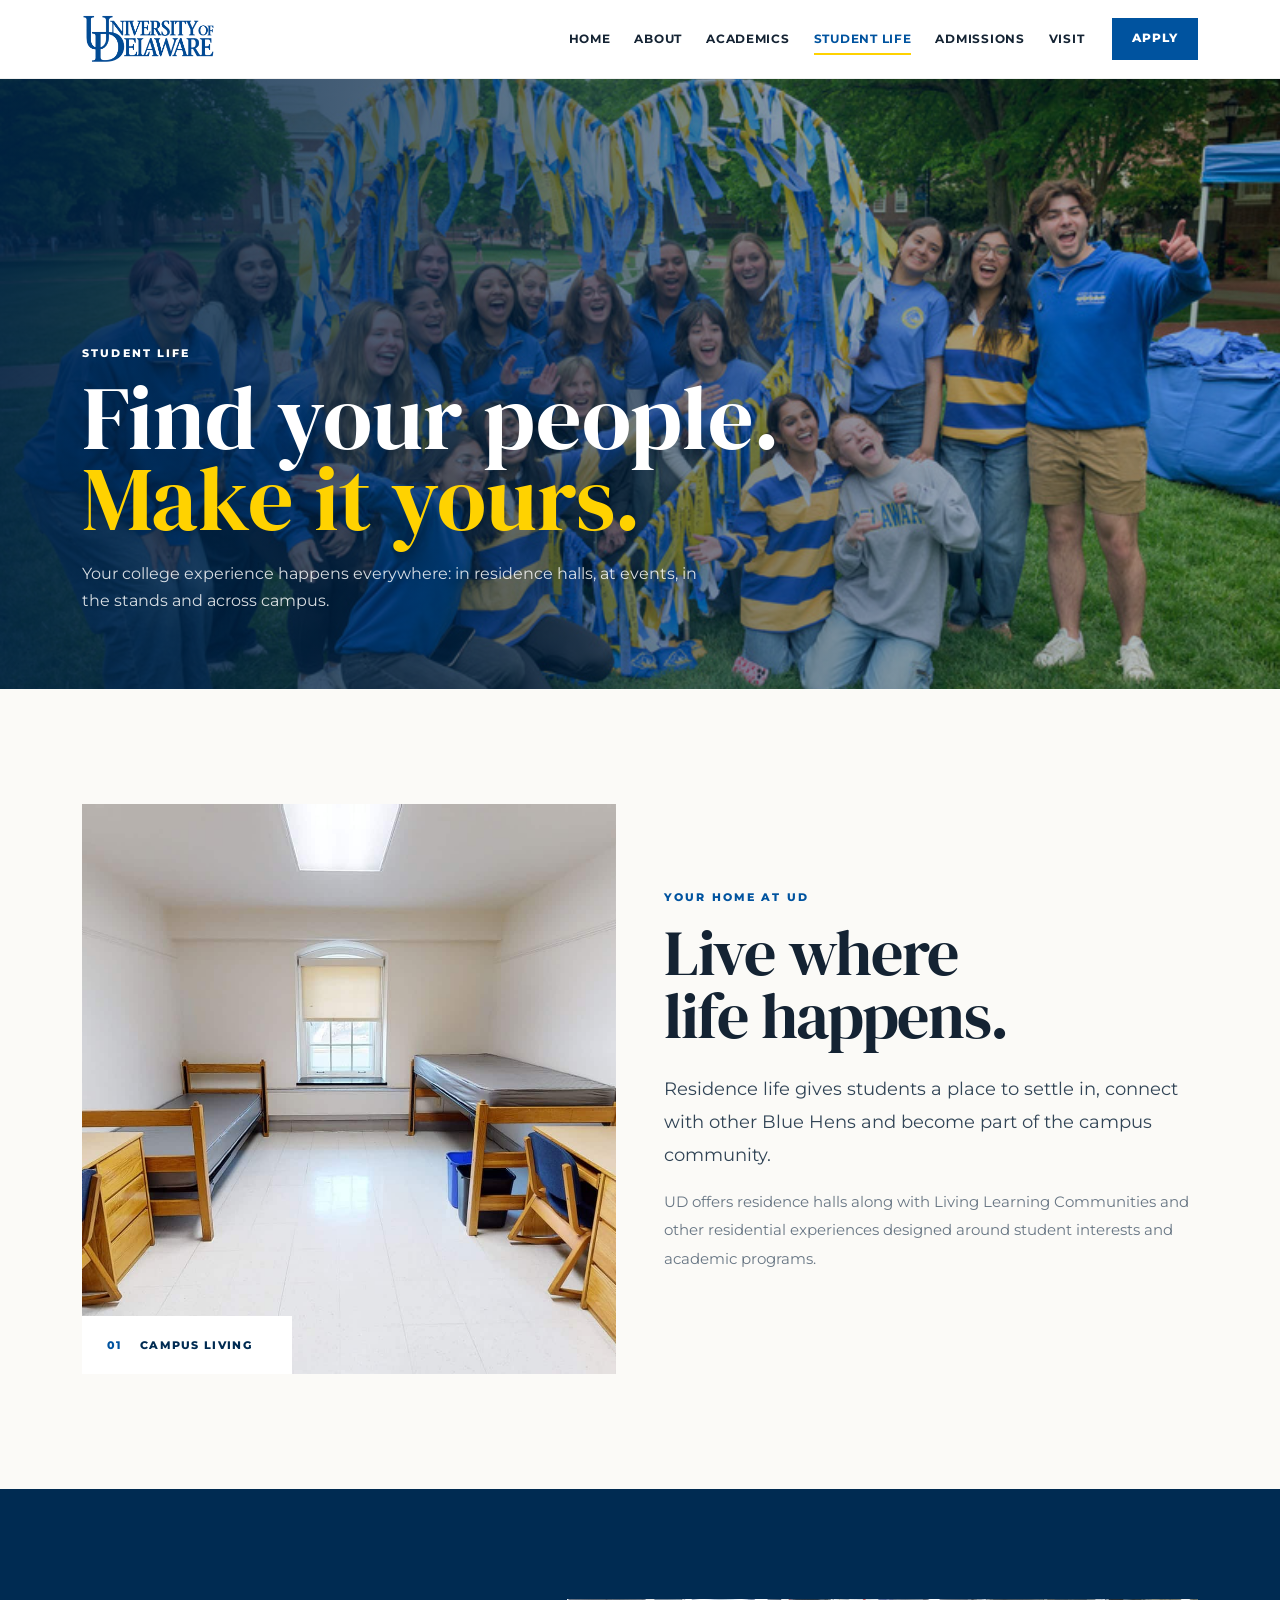
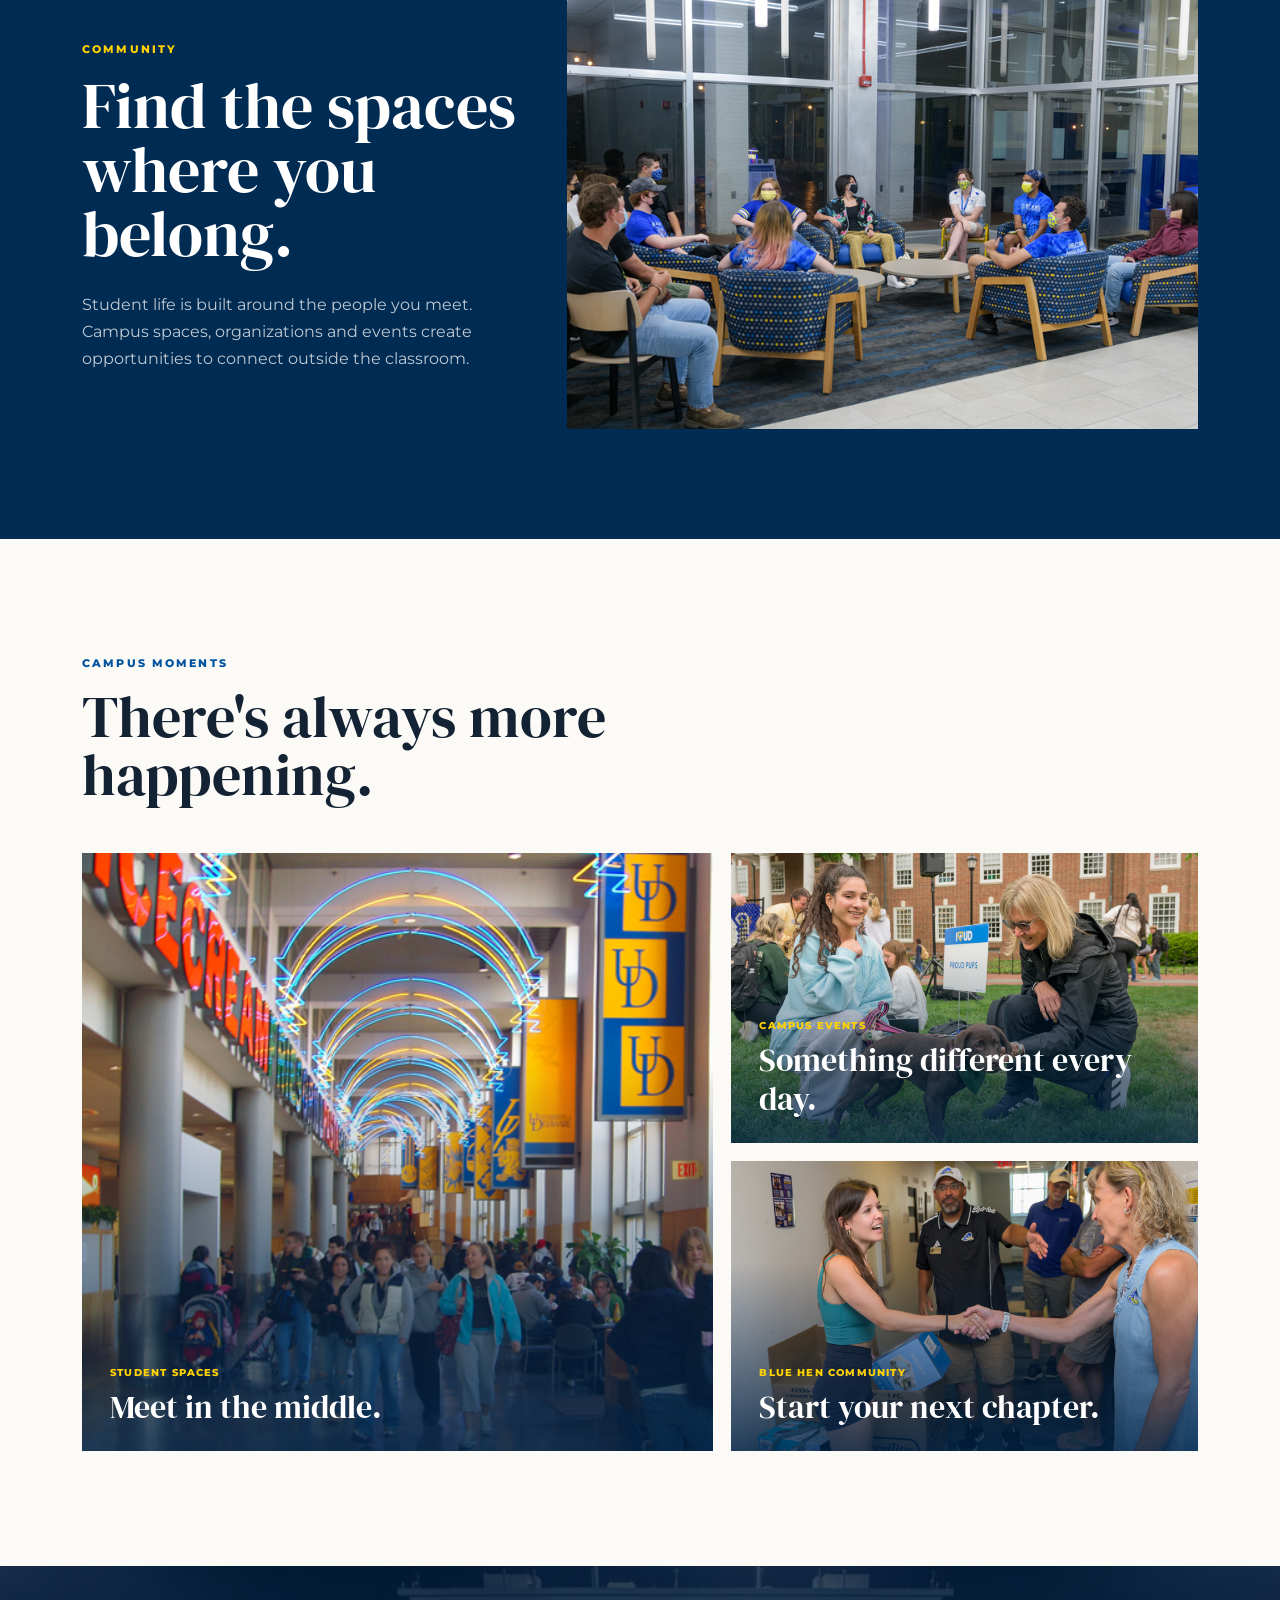
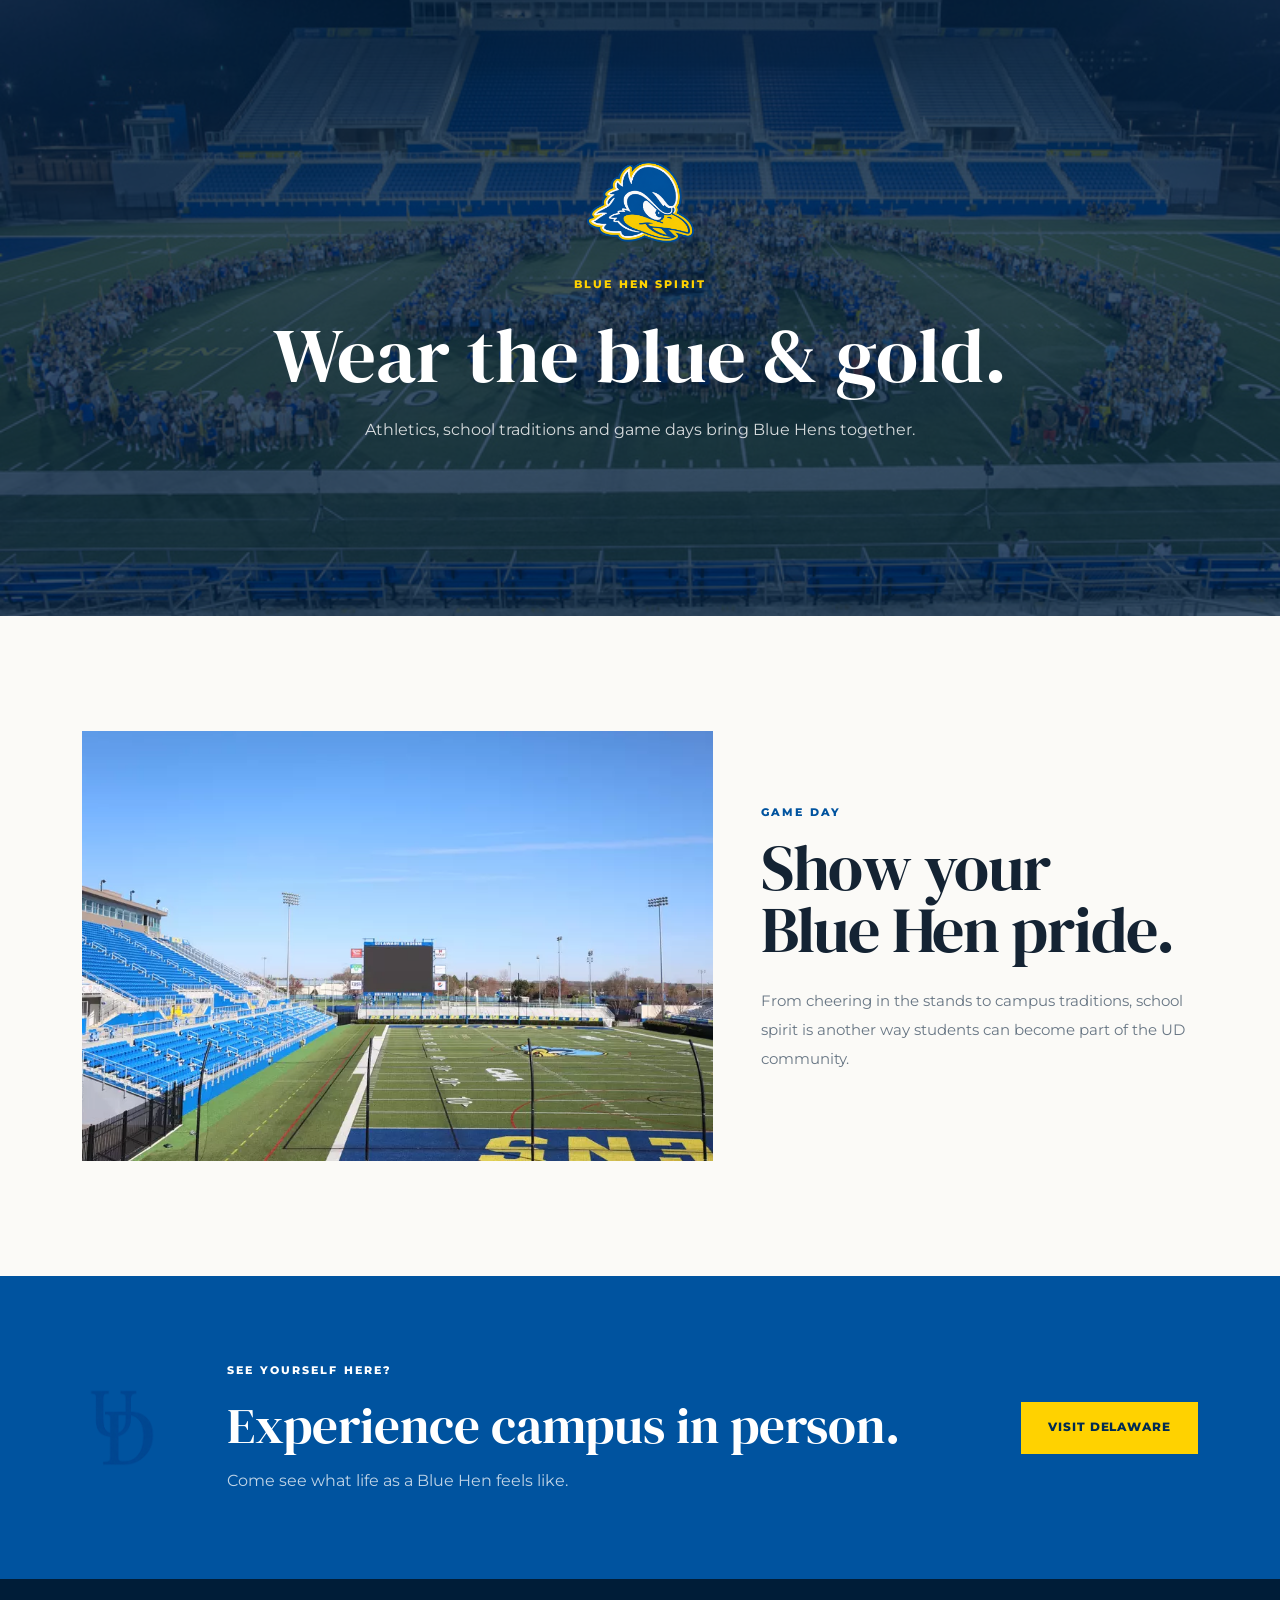
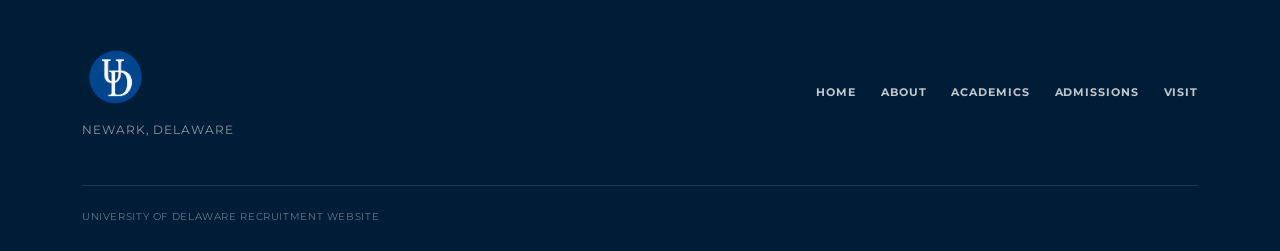
<file: student-life.html>
<!DOCTYPE html>
<html lang="en">
<head>
  <meta charset="UTF-8">
  <meta name="viewport" content="width=device-width, initial-scale=1.0">

  <title>Student Life | University of Delaware</title>

  <link rel="preconnect" href="https://fonts.googleapis.com">
  <link rel="preconnect" href="https://fonts.gstatic.com" crossorigin>

  <link href="https://fonts.googleapis.com/css2?family=DM+Serif+Display&family=Montserrat:wght@400;500;600;700;800&display=swap" rel="stylesheet">

  <link href="https://cdn.jsdelivr.net/npm/bootstrap@5.3.3/dist/css/bootstrap.min.css" rel="stylesheet">

  <link rel="stylesheet" href="style.css">
</head>

<body>

<nav class="navbar navbar-expand-lg ud-navbar sticky-top">
  <div class="container">

    <a class="navbar-brand" href="index.html">
      <img src="delaware-wordmark.png"
           alt="University of Delaware"
           class="nav-logo">
    </a>

    <button class="navbar-toggler"
            type="button"
            data-bs-toggle="collapse"
            data-bs-target="#mainNav">
      <span class="navbar-toggler-icon"></span>
    </button>

    <div class="collapse navbar-collapse" id="mainNav">

      <ul class="navbar-nav ms-auto align-items-lg-center">

        <li class="nav-item">
          <a class="nav-link" href="index.html">Home</a>
        </li>

        <li class="nav-item">
          <a class="nav-link" href="about.html">About</a>
        </li>

        <li class="nav-item">
          <a class="nav-link" href="academics.html">Academics</a>
        </li>

        <li class="nav-item">
          <a class="nav-link active" href="student-life.html">Student Life</a>
        </li>

        <li class="nav-item">
          <a class="nav-link" href="admissions.html">Admissions</a>
        </li>

        <li class="nav-item">
          <a class="nav-link" href="visit.html">Visit</a>
        </li>

        <li class="nav-item ms-lg-3">
          <a class="nav-cta" href="admissions.html">Apply</a>
        </li>

      </ul>

    </div>
  </div>
</nav>


<header class="page-hero">

  <img src="student-group.jpg"
       alt="University of Delaware students"
       class="page-hero-image">

  <div class="page-hero-overlay"></div>

  <div class="container page-hero-content">

    <p class="eyebrow light">STUDENT LIFE</p>

    <h1>
      Find your people.<br>
      <span>Make it yours.</span>
    </h1>

    <p>
      Your college experience happens everywhere:
      in residence halls, at events, in the stands
      and across campus.
    </p>

  </div>

</header>


<section class="section" id="housing">
  <div class="container">

    <div class="row g-5 align-items-center">

      <div class="col-lg-6 reveal">

        <div class="editorial-image">
          <img src="dorm-room.jpg"
               alt="University of Delaware dorm room">

          <div class="image-label">
            <span>01</span>
            CAMPUS LIVING
          </div>
        </div>

      </div>


      <div class="col-lg-6 reveal">

        <p class="eyebrow">YOUR HOME AT UD</p>

        <h2 class="display-heading">
          Live where<br>
          life happens.
        </h2>

        <p class="large-copy">
          Residence life gives students a place to settle in,
          connect with other Blue Hens and become part of the
          campus community.
        </p>

        <p class="body-copy">
          UD offers residence halls along with Living Learning
          Communities and other residential experiences designed
          around student interests and academic programs.
        </p>

      </div>

    </div>

  </div>
</section>


<section class="blue-section" id="community">
  <div class="container">

    <div class="row align-items-center g-5">

      <div class="col-lg-5 reveal">

        <p class="eyebrow yellow">COMMUNITY</p>

        <h2>Find the spaces where you belong.</h2>

        <p>
          Student life is built around the people you meet.
          Campus spaces, organizations and events create
          opportunities to connect outside the classroom.
        </p>

      </div>

      <div class="col-lg-7 reveal">

        <img src="student-lounge.jpg"
             alt="Students gathering in a University of Delaware lounge"
             class="wide-feature-image">

      </div>

    </div>

  </div>
</section>


<section class="section">
  <div class="container">

    <div class="section-heading reveal">

      <div>
        <p class="eyebrow">CAMPUS MOMENTS</p>
        <h2>There's always more happening.</h2>
      </div>

    </div>


    <div class="life-grid">

      <article class="life-card life-card-large reveal">

        <img src="student-center.jpg"
             alt="University of Delaware student center">

        <div class="life-card-content">
          <span>STUDENT SPACES</span>
          <h3>Meet in the middle.</h3>
        </div>

      </article>


      <article class="life-card reveal">

        <img src="puppy-event.jpg"
             alt="University of Delaware student event">

        <div class="life-card-content">
          <span>CAMPUS EVENTS</span>
          <h3>Something different every day.</h3>
        </div>

      </article>


      <article class="life-card reveal">

        <img src="move-in.jpg"
             alt="University of Delaware move in">

        <div class="life-card-content">
          <span>BLUE HEN COMMUNITY</span>
          <h3>Start your next chapter.</h3>
        </div>

      </article>

    </div>

  </div>
</section>


<section class="athletics-section" id="athletics">

  <div class="athletics-background">
    <img src="stadium-night.jpg"
         alt="University of Delaware stadium">
  </div>

  <div class="athletics-overlay"></div>

  <div class="container athletics-content reveal">

    <img src="blue-hen-logo.png"
         alt="Blue Hen"
         class="athletics-logo">

    <p class="eyebrow yellow">BLUE HEN SPIRIT</p>

    <h2>Wear the blue & gold.</h2>

    <p>
      Athletics, school traditions and game days bring
      Blue Hens together.
    </p>

  </div>

</section>


<section class="section">
  <div class="container">

    <div class="row g-5 align-items-center">

      <div class="col-lg-7 reveal">
        <img src="stadium.jpg"
             alt="University of Delaware stadium"
             class="wide-feature-image">
      </div>

      <div class="col-lg-5 reveal">

        <p class="eyebrow">GAME DAY</p>

        <h2 class="display-heading">
          Show your<br>
          Blue Hen pride.
        </h2>

        <p class="body-copy">
          From cheering in the stands to campus traditions,
          school spirit is another way students can become
          part of the UD community.
        </p>

      </div>

    </div>

  </div>
</section>


<section class="final-cta">
  <div class="container">

    <div class="cta-logo reveal">
      <img src="ud-logo.png" alt="UD">
    </div>

    <div class="cta-copy reveal">
      <p class="eyebrow light">SEE YOURSELF HERE?</p>
      <h2>Experience campus in person.</h2>
      <p>Come see what life as a Blue Hen feels like.</p>
    </div>

    <div class="cta-actions reveal">
      <a href="visit.html" class="button button-yellow">
        Visit Delaware
      </a>
    </div>

  </div>
</section>


<footer class="site-footer">
  <div class="container">

    <div class="footer-main">

      <div>
        <img src="ud-circle-logo.png"
             alt="University of Delaware"
             class="footer-logo">
        <p>Newark, Delaware</p>
      </div>

      <div class="footer-links">
        <a href="index.html">Home</a>
        <a href="about.html">About</a>
        <a href="academics.html">Academics</a>
        <a href="admissions.html">Admissions</a>
        <a href="visit.html">Visit</a>
      </div>

    </div>

    <div class="footer-bottom">
      <span>University of Delaware Recruitment Website</span>

    </div>

  </div>
</footer>


<script src="https://cdn.jsdelivr.net/npm/bootstrap@5.3.3/dist/js/bootstrap.bundle.min.js"></script>
<script src="script.js"></script>

</body>
</html>
</file>
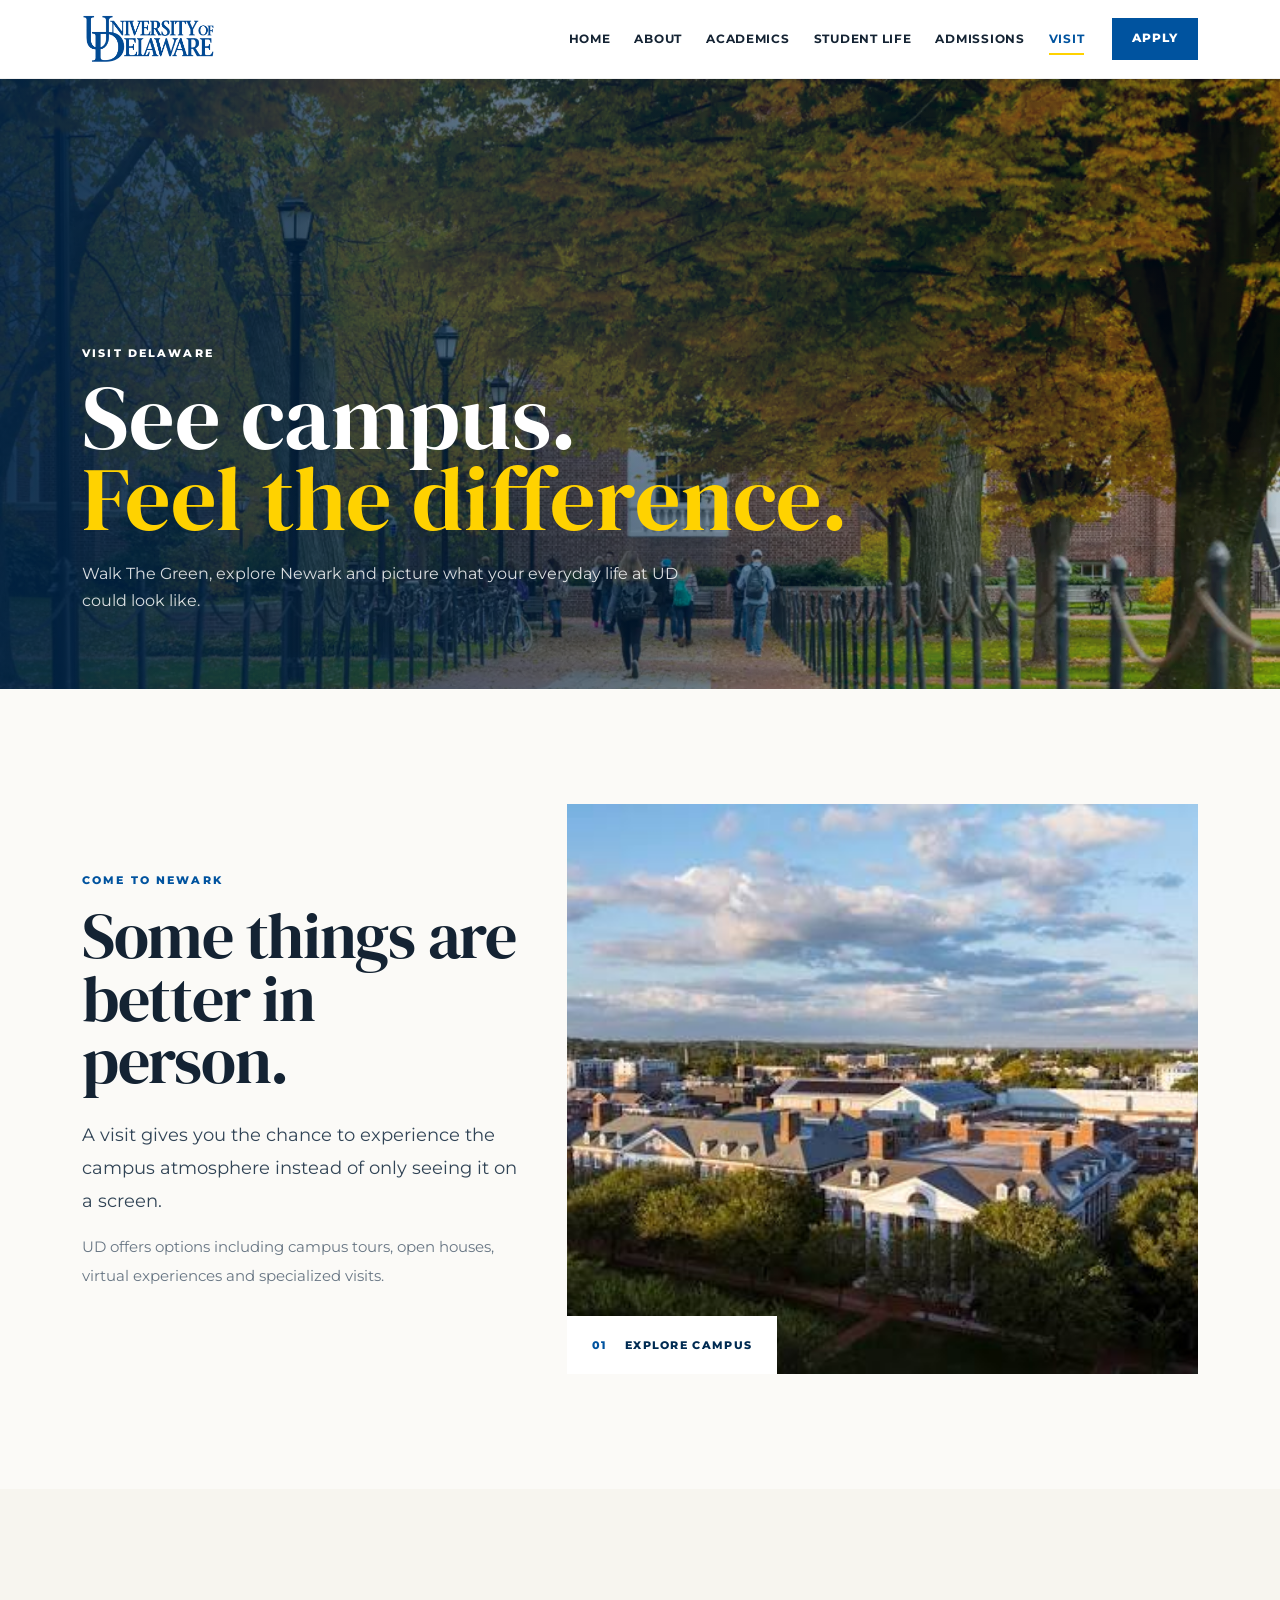
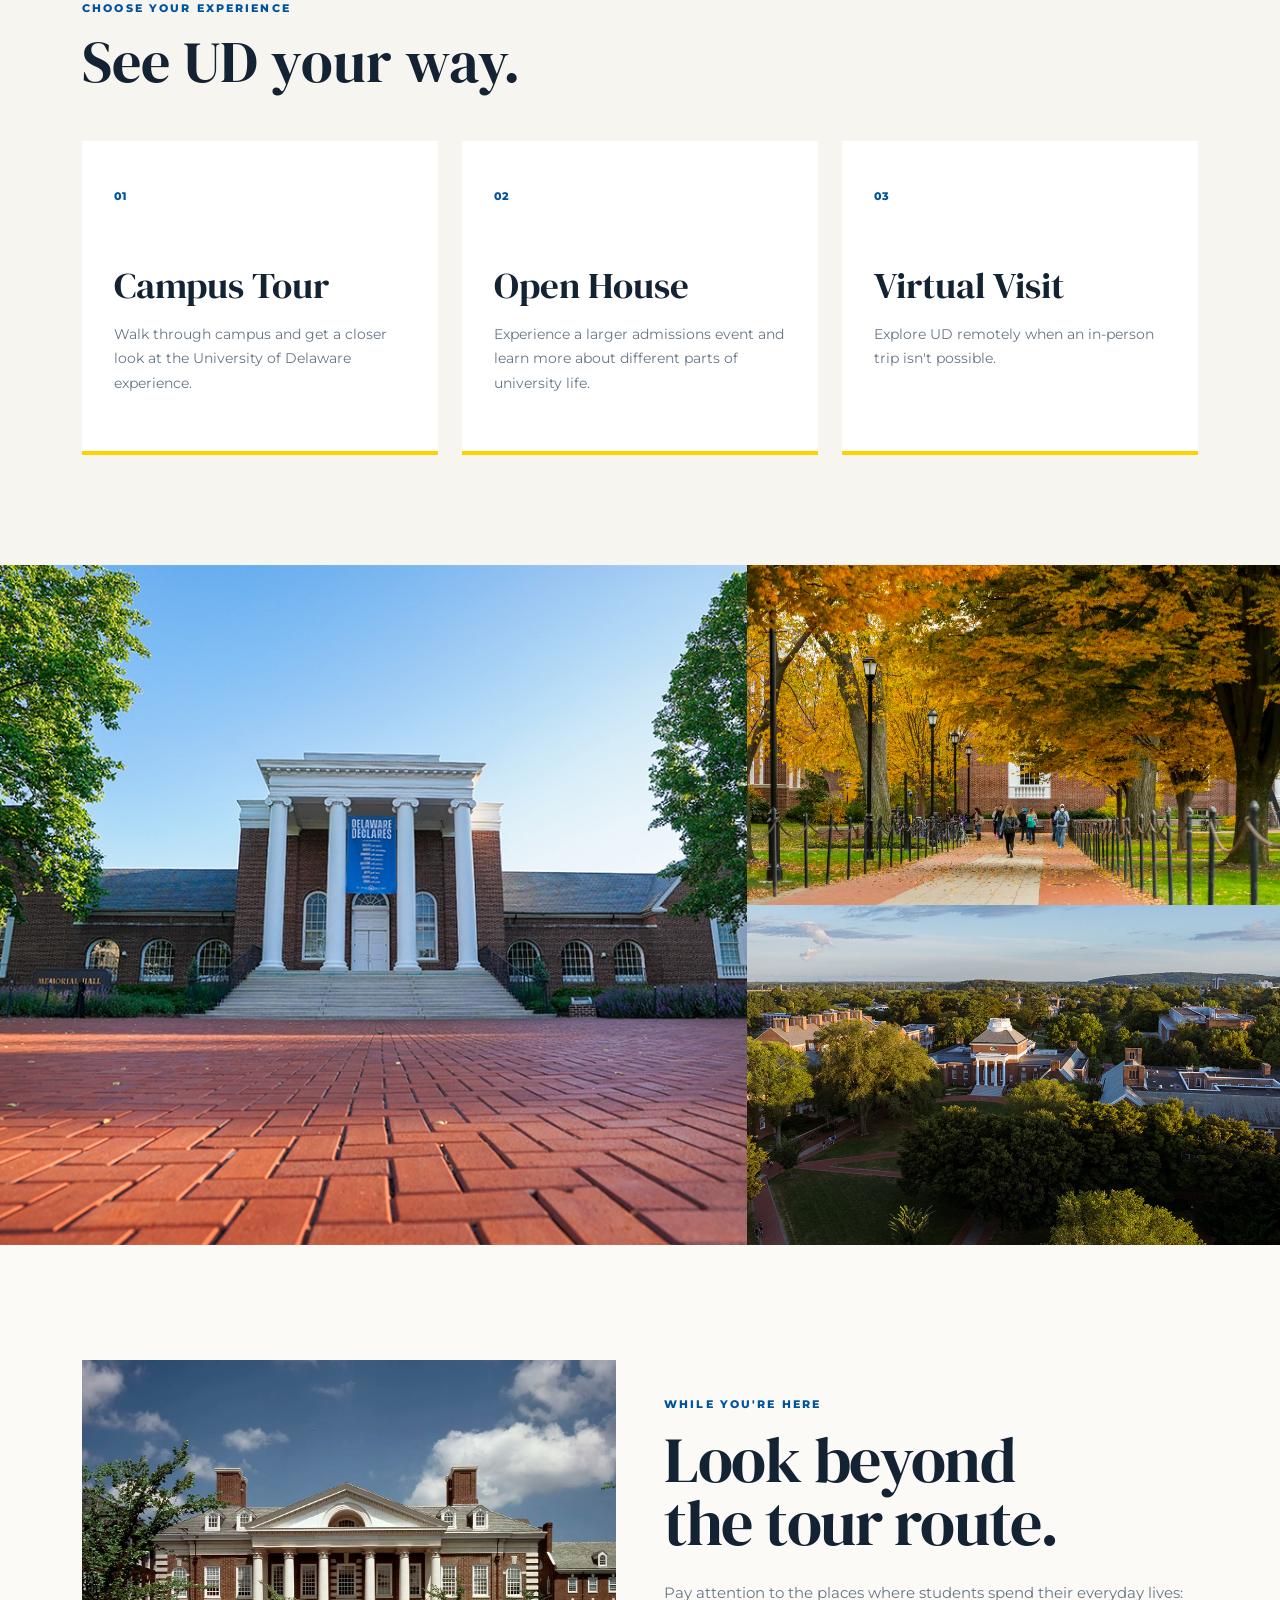
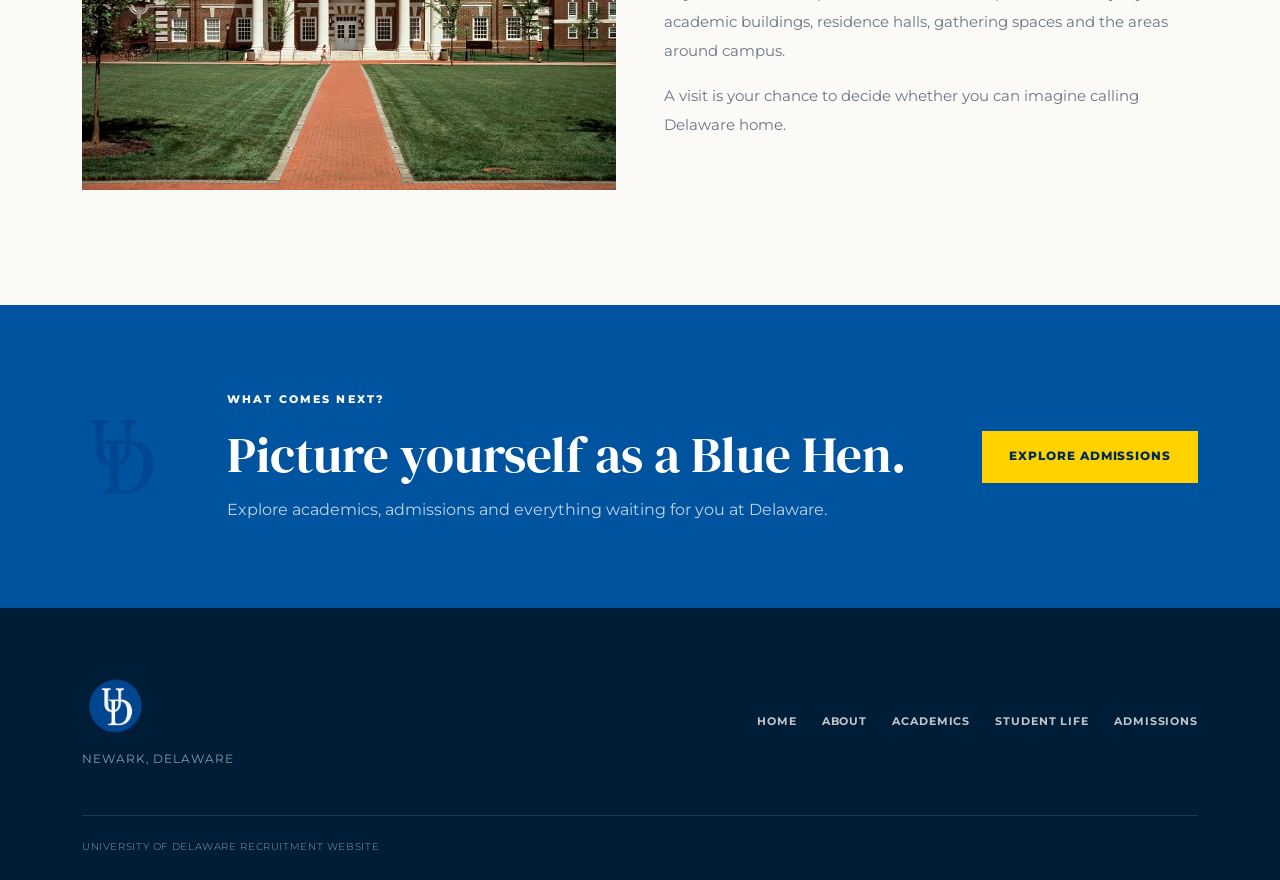
<file: visit.html>
<!DOCTYPE html>
<html lang="en">
<head>
  <meta charset="UTF-8">
  <meta name="viewport" content="width=device-width, initial-scale=1.0">

  <title>Visit | University of Delaware</title>

  <link rel="preconnect" href="https://fonts.googleapis.com">
  <link rel="preconnect" href="https://fonts.gstatic.com" crossorigin>

  <link href="https://fonts.googleapis.com/css2?family=DM+Serif+Display&family=Montserrat:wght@400;500;600;700;800&display=swap" rel="stylesheet">

  <link href="https://cdn.jsdelivr.net/npm/bootstrap@5.3.3/dist/css/bootstrap.min.css" rel="stylesheet">

  <link rel="stylesheet" href="style.css">
</head>

<body>

<nav class="navbar navbar-expand-lg ud-navbar sticky-top">
  <div class="container">

    <a class="navbar-brand" href="index.html">
      <img src="delaware-wordmark.png"
           alt="University of Delaware"
           class="nav-logo">
    </a>

    <button class="navbar-toggler"
            type="button"
            data-bs-toggle="collapse"
            data-bs-target="#mainNav">
      <span class="navbar-toggler-icon"></span>
    </button>

    <div class="collapse navbar-collapse" id="mainNav">

      <ul class="navbar-nav ms-auto align-items-lg-center">

        <li class="nav-item">
          <a class="nav-link" href="index.html">Home</a>
        </li>

        <li class="nav-item">
          <a class="nav-link" href="about.html">About</a>
        </li>

        <li class="nav-item">
          <a class="nav-link" href="academics.html">Academics</a>
        </li>

        <li class="nav-item">
          <a class="nav-link" href="student-life.html">Student Life</a>
        </li>

        <li class="nav-item">
          <a class="nav-link" href="admissions.html">Admissions</a>
        </li>

        <li class="nav-item">
          <a class="nav-link active" href="visit.html">Visit</a>
        </li>

        <li class="nav-item ms-lg-3">
          <a class="nav-cta" href="admissions.html">Apply</a>
        </li>

      </ul>

    </div>
  </div>
</nav>


<header class="page-hero visit-page-hero">

  <img src="fall-campus.jpg"
       alt="University of Delaware campus"
       class="page-hero-image">

  <div class="page-hero-overlay"></div>

  <div class="container page-hero-content">

    <p class="eyebrow light">VISIT DELAWARE</p>

    <h1>
      See campus.<br>
      <span>Feel the difference.</span>
    </h1>

    <p>
      Walk The Green, explore Newark and picture what
      your everyday life at UD could look like.
    </p>

  </div>

</header>


<section class="section">
  <div class="container">

    <div class="row g-5 align-items-center">

      <div class="col-lg-5 reveal">

        <p class="eyebrow">COME TO NEWARK</p>

        <h2 class="display-heading">
          Some things are<br>
          better in person.
        </h2>

        <p class="large-copy">
          A visit gives you the chance to experience the campus
          atmosphere instead of only seeing it on a screen.
        </p>

        <p class="body-copy">
          UD offers options including campus tours, open houses,
          virtual experiences and specialized visits.
        </p>

      </div>


      <div class="col-lg-7 reveal">

        <div class="editorial-image">
          <img src="campus-aerial-wide.jpg"
               alt="University of Delaware campus">

          <div class="image-label">
            <span>01</span>
            EXPLORE CAMPUS
          </div>
        </div>

      </div>

    </div>

  </div>
</section>


<section class="visit-options">
  <div class="container">

    <div class="section-heading reveal">
      <div>
        <p class="eyebrow">CHOOSE YOUR EXPERIENCE</p>
        <h2>See UD your way.</h2>
      </div>
    </div>


    <div class="row g-4">

      <div class="col-lg-4 reveal">

        <div class="visit-card">
          <span>01</span>
          <h3>Campus Tour</h3>
          <p>
            Walk through campus and get a closer look at the
            University of Delaware experience.
          </p>
        </div>

      </div>


      <div class="col-lg-4 reveal">

        <div class="visit-card">
          <span>02</span>
          <h3>Open House</h3>
          <p>
            Experience a larger admissions event and learn more
            about different parts of university life.
          </p>
        </div>

      </div>


      <div class="col-lg-4 reveal">

        <div class="visit-card">
          <span>03</span>
          <h3>Virtual Visit</h3>
          <p>
            Explore UD remotely when an in-person trip isn't
            possible.
          </p>
        </div>

      </div>

    </div>

  </div>
</section>


<section class="campus-collage">
  <div class="container-fluid px-0">

    <div class="row g-0">

      <div class="col-lg-7 reveal">
        <img src="memorial-hall.jpg"
             alt="Memorial Hall"
             class="collage-main">
      </div>

      <div class="col-lg-5">

        <div class="collage-small reveal">
          <img src="fall-campus.jpg"
               alt="University of Delaware campus in fall">
        </div>

        <div class="collage-small reveal">
          <img src="campus-aerial.jpg"
               alt="University of Delaware aerial view">
        </div>

      </div>

    </div>

  </div>
</section>


<section class="section">
  <div class="container">

    <div class="row align-items-center g-5">

      <div class="col-lg-6 reveal">

        <img src="main-hall.jpg"
             alt="University of Delaware campus building"
             class="wide-feature-image">

      </div>

      <div class="col-lg-6 reveal">

        <p class="eyebrow">WHILE YOU'RE HERE</p>

        <h2 class="display-heading">
          Look beyond<br>
          the tour route.
        </h2>

        <p class="body-copy">
          Pay attention to the places where students spend
          their everyday lives: academic buildings, residence
          halls, gathering spaces and the areas around campus.
        </p>

        <p class="body-copy">
          A visit is your chance to decide whether you can
          imagine calling Delaware home.
        </p>

      </div>

    </div>

  </div>
</section>


<section class="final-cta">

  <div class="container">

    <div class="cta-logo reveal">
      <img src="ud-logo.png" alt="UD">
    </div>

    <div class="cta-copy reveal">
      <p class="eyebrow light">WHAT COMES NEXT?</p>
      <h2>Picture yourself as a Blue Hen.</h2>
      <p>
        Explore academics, admissions and everything waiting
        for you at Delaware.
      </p>
    </div>

    <div class="cta-actions reveal">
      <a href="admissions.html" class="button button-yellow">
        Explore Admissions
      </a>
    </div>

  </div>

</section>


<footer class="site-footer">
  <div class="container">

    <div class="footer-main">

      <div>
        <img src="ud-circle-logo.png"
             alt="University of Delaware"
             class="footer-logo">
        <p>Newark, Delaware</p>
      </div>

      <div class="footer-links">
        <a href="index.html">Home</a>
        <a href="about.html">About</a>
        <a href="academics.html">Academics</a>
        <a href="student-life.html">Student Life</a>
        <a href="admissions.html">Admissions</a>
      </div>

    </div>

    <div class="footer-bottom">
      <span>University of Delaware Recruitment Website</span>
    
    </div>

  </div>
</footer>


<script src="https://cdn.jsdelivr.net/npm/bootstrap@5.3.3/dist/js/bootstrap.bundle.min.js"></script>
<script src="script.js"></script>

</body>
</html>
</file>
<file: style.css>
/* =========================================
   UNIVERSITY OF DELAWARE
   COLLEGE RECRUITMENT WEBSITE
========================================= */

:root {
  --ud-blue: #00539f;
  --ud-deep-blue: #003b70;
  --ud-navy: #002b52;
  --ud-yellow: #ffd200;

  --cream: #f7f5ef;
  --off-white: #fbfaf7;
  --white: #ffffff;

  --text: #142333;
  --muted: #687684;

  --border: #dfe5e9;

  --serif: "DM Serif Display", Georgia, serif;
  --sans: "Montserrat", Arial, sans-serif;
}


/* =========================================
   RESET
========================================= */

* {
  box-sizing: border-box;
}

html {
  scroll-behavior: smooth;
}

body {
  margin: 0;
  color: var(--text);
  background: var(--off-white);
  font-family: var(--sans);
  line-height: 1.7;
}

img {
  display: block;
  width: 100%;
}

a {
  color: inherit;
  text-decoration: none;
}

button,
a {
  transition:
    color 0.25s ease,
    background 0.25s ease,
    border-color 0.25s ease,
    transform 0.25s ease;
}


/* =========================================
   NAVBAR
========================================= */

.ud-navbar {
  min-height: 76px;
  padding: 10px 0;
  background: rgba(255, 255, 255, 0.97);
  border-bottom: 1px solid rgba(0, 0, 0, 0.06);
  backdrop-filter: blur(12px);
}

.navbar-brand {
  display: flex;
  align-items: center;
  margin-right: 35px;
}

.nav-logo {
  width: 158px;
  height: 48px;
  object-fit: contain;
  object-position: left center;
}

.navbar-brand img {
  max-width: 158px !important;
}

.ud-navbar .nav-link {
  position: relative;
  margin: 0 7px;
  padding: 10px 5px !important;

  color: var(--text);

  font-size: 0.76rem;
  font-weight: 700;
  letter-spacing: 0.06em;
  text-transform: uppercase;
}

.ud-navbar .nav-link::after {
  content: "";

  position: absolute;
  left: 5px;
  right: 5px;
  bottom: 4px;

  height: 2px;

  background: var(--ud-yellow);

  transform: scaleX(0);
  transform-origin: left;

  transition: transform 0.25s ease;
}

.ud-navbar .nav-link:hover::after,
.ud-navbar .nav-link.active::after {
  transform: scaleX(1);
}

.ud-navbar .nav-link:hover,
.ud-navbar .nav-link.active {
  color: var(--ud-blue);
}

.nav-cta {
  display: inline-flex;
  align-items: center;
  justify-content: center;

  min-height: 42px;
  padding: 10px 20px;

  background: var(--ud-blue);
  color: white;

  font-size: 0.72rem;
  font-weight: 800;
  letter-spacing: 0.08em;
  text-transform: uppercase;
}

.nav-cta:hover {
  background: var(--ud-navy);
  color: white;
}

.navbar-toggler {
  border: 0;
  box-shadow: none !important;
}


/* =========================================
   TYPOGRAPHY
========================================= */

.eyebrow {
  margin-bottom: 15px;

  color: var(--ud-blue);

  font-size: 0.7rem;
  font-weight: 800;
  letter-spacing: 0.19em;
  text-transform: uppercase;
}

.eyebrow.light {
  color: white;
}

.eyebrow.yellow {
  color: var(--ud-yellow);
}

.display-heading {
  margin: 0 0 25px;

  font-family: var(--serif);

  font-size: clamp(2.7rem, 5vw, 5rem);
  line-height: 0.98;
  letter-spacing: -0.02em;
}

.display-heading span {
  color: var(--ud-blue);
}

.large-copy {
  max-width: 620px;

  color: #314456;

  font-size: 1.15rem;
  line-height: 1.8;
}

.body-copy {
  max-width: 620px;

  color: var(--muted);

  font-size: 0.95rem;
  line-height: 1.9;
}

.text-link {
  display: inline-flex;
  align-items: center;
  gap: 13px;

  margin-top: 10px;

  color: var(--ud-blue);

  font-size: 0.75rem;
  font-weight: 800;
  letter-spacing: 0.09em;
  text-transform: uppercase;
}

.text-link span {
  font-size: 1.2rem;
  transition: transform 0.25s ease;
}

.text-link:hover {
  color: var(--ud-navy);
}

.text-link:hover span {
  transform: translateX(5px);
}


/* =========================================
   BUTTONS
========================================= */

.button {
  display: inline-flex;
  align-items: center;
  justify-content: center;

  min-height: 52px;
  padding: 14px 25px;

  border: 2px solid transparent;

  font-size: 0.72rem;
  font-weight: 800;
  letter-spacing: 0.08em;
  text-transform: uppercase;
}

.button-yellow {
  background: var(--ud-yellow);
  color: var(--ud-navy);
}

.button-yellow:hover {
  background: white;
  color: var(--ud-navy);
  transform: translateY(-2px);
}

.button-outline-light {
  border-color: rgba(255, 255, 255, 0.75);
  color: white;
}

.button-outline-light:hover {
  border-color: white;
  background: white;
  color: var(--ud-navy);
}


/* =========================================
   GLOBAL SECTION
========================================= */

.section {
  padding: 115px 0;
}

.section-heading {
  display: flex;
  align-items: end;
  justify-content: space-between;
  gap: 30px;

  margin-bottom: 50px;
}

.section-heading h2 {
  max-width: 700px;
  margin: 0;

  font-family: var(--serif);

  font-size: clamp(2.5rem, 4.5vw, 4.5rem);
  line-height: 1;
}


/* =========================================
   HOME VIDEO HERO
========================================= */

.home-hero {
  position: relative;

  min-height: calc(100vh - 76px);

  display: flex;
  align-items: center;

  overflow: hidden;

  background: var(--ud-navy);
}


/* VIDEO */

.hero-media {
  position: absolute;
  inset: 0;

  z-index: 0;

  width: 100%;
  height: 100%;

  object-fit: cover;
  object-position: center;
}


/* OVERLAY */

.hero-overlay {
  position: absolute;
  inset: 0;

  z-index: 1;

  background:
    linear-gradient(
      90deg,
      rgba(0, 28, 56, 0.92) 0%,
      rgba(0, 35, 70, 0.74) 42%,
      rgba(0, 35, 70, 0.25) 76%,
      rgba(0, 35, 70, 0.08) 100%
    );

  pointer-events: none;
}


/* HERO CONTENT */

.hero-content {
  position: relative;
  z-index: 3;

  padding-top: 55px;
  padding-bottom: 115px;
}

.hero-content h1 {
  max-width: 930px;
  margin: 0;

  color: white;

  font-family: var(--serif);

  font-size: clamp(3.8rem, 6vw, 6.2rem);
  line-height: 0.92;
  letter-spacing: -0.035em;
}

.hero-content h1 span {
  color: var(--ud-yellow);
}

.hero-description {
  max-width: 610px;

  margin: 28px 0 30px;

  color: rgba(255, 255, 255, 0.88);

  font-size: 1.02rem;
  line-height: 1.8;
}

.hero-buttons {
  display: flex;
  flex-wrap: wrap;
  gap: 12px;
}


/* =========================================
   VIDEO PLAY / PAUSE BUTTON
========================================= */

.video-toggle {
  position: absolute;

  left: 44px;
  bottom: 24px;

  z-index: 20;

  display: flex;
  align-items: center;
  justify-content: center;
  gap: 9px;

  min-height: 40px;
  padding: 9px 15px;

  border: 1px solid rgba(255, 255, 255, 0.8);

  background: rgba(0, 31, 62, 0.86);

  color: #ffffff;

  font-family: var(--sans);

  font-size: 0.62rem;
  font-weight: 800;
  letter-spacing: 0.11em;

  cursor: pointer;

  backdrop-filter: blur(6px);
}

.video-toggle:hover {
  background: var(--ud-yellow);
  border-color: var(--ud-yellow);
  color: var(--ud-navy);

  transform: translateY(-2px);
}

.video-toggle-icon {
  display: inline-flex;
  align-items: center;
  justify-content: center;

  width: 15px;

  font-size: 0.75rem;
  line-height: 1;
}


/* =========================================
   HERO BLUE HEN
========================================= */

.hero-corner {
  position: absolute;

  right: 34px;
  bottom: 22px;

  z-index: 4;
}

.hero-corner img {
  width: 74px;
  height: 74px;

  object-fit: contain;
}


/* =========================================
   HOME INTRO
========================================= */

.intro-section {
  background: var(--off-white);
}

.editorial-image {
  position: relative;

  min-height: 570px;

  overflow: hidden;
}

.editorial-image img {
  position: absolute;
  inset: 0;

  width: 100%;
  height: 100%;

  object-fit: cover;
}

.tall-image {
  min-height: 660px;
}

.image-label {
  position: absolute;

  left: 0;
  bottom: 0;

  min-width: 210px;

  padding: 20px 25px;

  background: white;
  color: var(--ud-navy);

  font-size: 0.68rem;
  font-weight: 800;
  letter-spacing: 0.12em;
}

.image-label span {
  margin-right: 14px;
  color: var(--ud-blue);
}


/* =========================================
   STATS
========================================= */

.stats-band {
  background: var(--ud-blue);
  color: white;
}

.stat-item {
  min-height: 185px;

  display: flex;
  flex-direction: column;
  justify-content: center;

  padding: 35px;

  border-right: 1px solid rgba(255, 255, 255, 0.18);
}

.stat-item:last-child {
  border-right: 0;
}

.stat-item strong {
  display: block;

  margin-bottom: 5px;

  color: var(--ud-yellow);

  font-family: var(--serif);

  font-size: 3.2rem;
  font-weight: 400;
  line-height: 1;
}

.stat-item span {
  color: rgba(255, 255, 255, 0.8);

  font-size: 0.72rem;
  font-weight: 700;
  letter-spacing: 0.07em;
  text-transform: uppercase;
}


/* =========================================
   FEATURE CARDS
========================================= */

.academics-preview {
  background: var(--cream);
}

.feature-card {
  height: 100%;

  background: white;

  overflow: hidden;
}

.feature-image {
  height: 280px;

  overflow: hidden;
}

.feature-image img {
  width: 100%;
  height: 100%;

  object-fit: cover;

  transition: transform 0.55s ease;
}

.feature-card:hover .feature-image img {
  transform: scale(1.04);
}

.feature-content {
  position: relative;

  padding: 32px;
}

.card-number {
  position: absolute;

  right: 25px;
  top: 25px;

  color: #bdc7cf;

  font-size: 0.68rem;
  font-weight: 800;
  letter-spacing: 0.1em;
}

.feature-content h3 {
  margin-bottom: 15px;

  color: var(--ud-navy);

  font-family: var(--serif);
  font-size: 2rem;
}

.feature-content p {
  margin: 0;

  color: var(--muted);

  font-size: 0.9rem;
}


/* =========================================
   SPLIT FEATURE
========================================= */

.split-feature {
  display: grid;

  grid-template-columns: 1.1fr 0.9fr;

  min-height: 680px;

  background: var(--ud-navy);
}

.split-image {
  min-height: 620px;
}

.split-image img {
  width: 100%;
  height: 100%;

  object-fit: cover;
}

.split-content {
  display: flex;
  flex-direction: column;
  justify-content: center;

  padding: 80px 9%;

  color: white;
}

.split-content h2 {
  max-width: 600px;

  margin-bottom: 25px;

  font-family: var(--serif);

  font-size: clamp(3rem, 5vw, 5rem);
  line-height: 0.98;
}

.split-content > p:not(.eyebrow) {
  max-width: 530px;

  color: rgba(255, 255, 255, 0.76);
}

.mini-links {
  margin-top: 35px;

  border-top: 1px solid rgba(255, 255, 255, 0.2);
}

.mini-links a {
  display: grid;

  grid-template-columns: 45px 1fr auto;

  gap: 10px;

  align-items: center;

  padding: 18px 0;

  border-bottom: 1px solid rgba(255, 255, 255, 0.2);

  color: white;

  font-size: 0.8rem;
  font-weight: 700;
  letter-spacing: 0.05em;
  text-transform: uppercase;
}

.mini-links a span {
  color: var(--ud-yellow);
}

.mini-links a b {
  font-size: 1.2rem;
}

.mini-links a:hover {
  padding-left: 8px;

  color: var(--ud-yellow);
}


/* =========================================
   LIGHT SPLIT
========================================= */

.light-split {
  background: var(--cream);
}

.light-split .split-content {
  color: var(--text);
}

.light-split .split-content > p:not(.eyebrow) {
  color: var(--muted);
}


/* =========================================
   PHOTO GRID
========================================= */

.photo-story {
  background: white;
}

.photo-grid {
  display: grid;

  grid-template-columns: 1.3fr 0.7fr;
  grid-template-rows: repeat(2, 300px);

  gap: 18px;
}

.photo-large {
  position: relative;

  grid-row: 1 / 3;

  overflow: hidden;
}

.photo-small {
  position: relative;

  overflow: hidden;
}

.photo-grid img {
  width: 100%;
  height: 100%;

  object-fit: cover;

  transition: transform 0.5s ease;
}

.photo-grid > div:hover img {
  transform: scale(1.035);
}

.photo-caption {
  position: absolute;

  left: 0;
  bottom: 0;

  padding: 18px 22px;

  background: rgba(0, 43, 82, 0.92);

  color: white;

  font-family: var(--serif);
  font-size: 1.35rem;
}

.photo-caption span {
  display: block;

  margin-bottom: 2px;

  color: var(--ud-yellow);

  font-family: var(--sans);

  font-size: 0.6rem;
  font-weight: 800;
  letter-spacing: 0.13em;
}


/* =========================================
   VISIT FEATURE
========================================= */

.visit-feature {
  position: relative;

  min-height: 620px;

  display: flex;
  align-items: center;

  overflow: hidden;
}

.visit-feature > img {
  position: absolute;
  inset: 0;

  width: 100%;
  height: 100%;

  object-fit: cover;
}

.visit-overlay {
  position: absolute;
  inset: 0;

  background:
    linear-gradient(
      90deg,
      rgba(0, 43, 82, 0.92),
      rgba(0, 43, 82, 0.3)
    );
}

.visit-content {
  position: relative;

  z-index: 2;

  color: white;
}

.visit-content h2 {
  max-width: 780px;

  margin-bottom: 30px;

  font-family: var(--serif);

  font-size: clamp(3.5rem, 6vw, 6rem);
  line-height: 0.95;
}


/* =========================================
   PAGE HERO
========================================= */

.page-hero {
  position: relative;

  min-height: 610px;

  display: flex;
  align-items: flex-end;

  overflow: hidden;

  background: var(--ud-navy);
}

.page-hero-image {
  position: absolute;
  inset: 0;

  width: 100%;
  height: 100%;

  object-fit: cover;
}

.page-hero-overlay {
  position: absolute;
  inset: 0;

  background:
    linear-gradient(
      90deg,
      rgba(0, 35, 70, 0.9),
      rgba(0, 35, 70, 0.56) 50%,
      rgba(0, 35, 70, 0.15)
    );
}

.page-hero-content {
  position: relative;

  z-index: 2;

  padding-bottom: 75px;

  color: white;
}

.page-hero-content h1 {
  max-width: 850px;

  margin-bottom: 20px;

  font-family: var(--serif);

  font-size: clamp(4rem, 7vw, 7rem);
  line-height: 0.9;
}

.page-hero-content h1 span {
  color: var(--ud-yellow);
}

.page-hero-content > p:last-child {
  max-width: 620px;

  margin: 0;

  color: rgba(255, 255, 255, 0.84);

  font-size: 1rem;
}


/* =========================================
   BLUE SECTION
========================================= */

.blue-section {
  padding: 110px 0;

  background: var(--ud-navy);

  color: white;
}

.blue-section h2 {
  margin-bottom: 25px;

  font-family: var(--serif);

  font-size: clamp(3rem, 5vw, 5rem);
  line-height: 1;
}

.blue-section p:not(.eyebrow) {
  color: rgba(255, 255, 255, 0.75);
}

.wide-feature-image {
  width: 100%;

  min-height: 430px;

  object-fit: cover;
}


/* =========================================
   INFO BLOCKS
========================================= */

.info-block {
  height: 100%;

  padding: 40px 30px;

  border-top: 3px solid var(--ud-yellow);

  background: white;

  box-shadow: 0 15px 50px rgba(0, 30, 60, 0.06);
}

.info-block span {
  color: var(--ud-blue);

  font-size: 0.7rem;
  font-weight: 800;
  letter-spacing: 0.1em;
}

.info-block h3 {
  margin: 18px 0 15px;

  font-family: var(--serif);

  font-size: 2rem;
}

.info-block p {
  margin: 0;

  color: var(--muted);

  font-size: 0.9rem;
}


/* =========================================
   IMAGE BANNER
========================================= */

.image-banner {
  position: relative;

  min-height: 560px;

  display: flex;
  align-items: center;
}

.image-banner > img {
  position: absolute;
  inset: 0;

  width: 100%;
  height: 100%;

  object-fit: cover;
}

.image-banner-overlay {
  position: absolute;
  inset: 0;

  background: rgba(0, 43, 82, 0.7);
}

.image-banner-content {
  position: relative;

  z-index: 2;

  color: white;
}

.image-banner-content h2 {
  max-width: 800px;

  margin-bottom: 28px;

  font-family: var(--serif);

  font-size: clamp(3rem, 5vw, 5.5rem);
}


/* =========================================
   ACADEMIC FILTER
========================================= */

.program-filters {
  display: flex;
  flex-wrap: wrap;

  gap: 10px;

  margin-bottom: 40px;
}

.filter-button {
  padding: 12px 20px;

  border: 1px solid #cdd6dc;

  background: transparent;
  color: var(--text);

  font-family: var(--sans);

  font-size: 0.68rem;
  font-weight: 800;
  letter-spacing: 0.08em;
  text-transform: uppercase;

  cursor: pointer;
}

.filter-button:hover,
.filter-button.active {
  border-color: var(--ud-blue);

  background: var(--ud-blue);
  color: white;
}

.program-hidden {
  display: none !important;
}

.academic-card {
  position: relative;

  min-height: 320px;
  height: 100%;

  padding: 40px 32px;

  border: 1px solid var(--border);

  background: white;

  transition:
    transform 0.25s ease,
    box-shadow 0.25s ease,
    border-color 0.25s ease;
}

.academic-card:hover {
  transform: translateY(-5px);

  border-color: var(--ud-blue);

  box-shadow: 0 18px 50px rgba(0, 43, 82, 0.08);
}

.academic-number {
  position: absolute;

  right: 25px;
  top: 24px;

  color: #aebac3;

  font-size: 0.7rem;
  font-weight: 700;
}

.academic-category {
  color: var(--ud-blue);

  font-size: 0.65rem;
  font-weight: 800;
  letter-spacing: 0.12em;
}

.academic-card h3 {
  margin: 35px 0 16px;

  color: var(--ud-navy);

  font-family: var(--serif);

  font-size: 2.25rem;
}

.academic-card > p:last-child {
  color: var(--muted);

  font-size: 0.9rem;
}


/* =========================================
   STUDENT LIFE
========================================= */

.life-grid {
  display: grid;

  grid-template-columns: 1.15fr 0.85fr;
  grid-template-rows: 290px 290px;

  gap: 18px;
}

.life-card {
  position: relative;

  overflow: hidden;
}

.life-card-large {
  grid-row: 1 / 3;
}

.life-card img {
  width: 100%;
  height: 100%;

  object-fit: cover;

  transition: transform 0.5s ease;
}

.life-card:hover img {
  transform: scale(1.04);
}

.life-card::after {
  content: "";

  position: absolute;
  inset: 0;

  background:
    linear-gradient(
      to top,
      rgba(0, 35, 70, 0.8),
      transparent 65%
    );
}

.life-card-content {
  position: absolute;

  z-index: 2;

  left: 28px;
  right: 28px;
  bottom: 25px;

  color: white;
}

.life-card-content span {
  color: var(--ud-yellow);

  font-size: 0.62rem;
  font-weight: 800;
  letter-spacing: 0.12em;
}

.life-card-content h3 {
  margin: 4px 0 0;

  font-family: var(--serif);

  font-size: 2rem;
}


/* =========================================
   ATHLETICS
========================================= */

.athletics-section {
  position: relative;

  min-height: 650px;

  display: flex;
  align-items: center;

  text-align: center;

  overflow: hidden;
}

.athletics-background {
  position: absolute;
  inset: 0;
}

.athletics-background img {
  width: 100%;
  height: 100%;

  object-fit: cover;
}

.athletics-overlay {
  position: absolute;
  inset: 0;

  background: rgba(0, 31, 62, 0.76);
}

.athletics-content {
  position: relative;

  z-index: 2;

  color: white;
}

.athletics-logo {
  width: 115px;
  height: 115px;

  margin: 0 auto 20px;

  object-fit: contain;
}

.athletics-content h2 {
  margin-bottom: 15px;

  font-family: var(--serif);

  font-size: clamp(3.5rem, 6vw, 6rem);
}

.athletics-content > p:last-child {
  max-width: 600px;

  margin: auto;

  color: rgba(255, 255, 255, 0.82);
}


/* =========================================
   ADMISSIONS STEPS
========================================= */

.steps-list {
  border-top: 1px solid var(--border);
}

.step {
  display: grid;

  grid-template-columns: 70px 1fr;

  gap: 15px;

  padding: 27px 0;

  border-bottom: 1px solid var(--border);
}

.step > span {
  color: var(--ud-blue);

  font-size: 0.72rem;
  font-weight: 800;
  letter-spacing: 0.1em;
}

.step h3 {
  margin-bottom: 6px;

  font-family: var(--serif);

  font-size: 1.75rem;
}

.step p {
  margin: 0;

  color: var(--muted);

  font-size: 0.9rem;
}


/* =========================================
   COST
========================================= */

.cost-section {
  padding: 110px 0;

  background: var(--ud-navy);

  color: white;
}

.cost-section .section-heading h2 {
  color: white;
}

.cost-card {
  height: 100%;

  padding: 42px;

  background: white;
  color: var(--text);
}

.cost-card.highlighted {
  border-top: 6px solid var(--ud-yellow);
}

.cost-card > p {
  margin-bottom: 15px;

  color: var(--ud-blue);

  font-size: 0.7rem;
  font-weight: 800;
  letter-spacing: 0.13em;
}

.cost-card > strong {
  display: block;

  color: var(--ud-navy);

  font-family: var(--serif);

  font-size: clamp(3rem, 5vw, 4.6rem);
  font-weight: 400;
  line-height: 1;
}

.cost-card > span {
  color: var(--muted);

  font-size: 0.8rem;
}

.cost-card hr {
  margin: 28px 0;

  border-color: var(--border);

  opacity: 1;
}

.cost-row {
  display: flex;
  justify-content: space-between;

  gap: 20px;

  padding: 10px 0;

  color: var(--muted);

  font-size: 0.85rem;
}

.cost-row b {
  color: var(--text);
}

.cost-note {
  max-width: 750px;

  margin: 30px auto 0;

  color: rgba(255, 255, 255, 0.65);

  text-align: center;

  font-size: 0.72rem;
}


/* =========================================
   FAQ
========================================= */

.faq-section {
  padding: 110px 0;

  background: var(--cream);
}

.faq-section h2 {
  font-family: var(--serif);

  font-size: 3rem;
}

.accordion {
  --bs-accordion-bg: transparent;
  --bs-accordion-border-color: #ccd5dc;
}

.accordion-button {
  padding: 24px 0;

  background: transparent !important;

  box-shadow: none !important;

  color: var(--text) !important;

  font-family: var(--serif);

  font-size: 1.45rem;
}

.accordion-button:not(.collapsed) {
  color: var(--ud-blue) !important;
}

.accordion-body {
  padding: 0 0 25px;

  color: var(--muted);
}


/* =========================================
   VISIT PAGE
========================================= */

.visit-options {
  padding: 110px 0;

  background: var(--cream);
}

.visit-card {
  height: 100%;
  min-height: 310px;

  padding: 40px 32px;

  background: white;

  border-bottom: 4px solid var(--ud-yellow);
}

.visit-card > span {
  color: var(--ud-blue);

  font-size: 0.7rem;
  font-weight: 800;
}

.visit-card h3 {
  margin: 55px 0 15px;

  font-family: var(--serif);

  font-size: 2.3rem;
}

.visit-card p {
  color: var(--muted);

  font-size: 0.9rem;
}

.collage-main {
  width: 100%;
  height: 680px;

  object-fit: cover;
}

.collage-small {
  height: 340px;
}

.collage-small img {
  width: 100%;
  height: 100%;

  object-fit: cover;
}


/* =========================================
   FINAL CTA
========================================= */

.final-cta {
  padding: 85px 0;

  background: var(--ud-blue);

  color: white;
}

.final-cta .container {
  display: grid;

  grid-template-columns: 110px 1fr auto;

  gap: 35px;

  align-items: center;
}

.cta-logo img {
  width: 80px;
  height: 80px;

  object-fit: contain;
}

.cta-copy h2 {
  margin-bottom: 10px;

  font-family: var(--serif);

  font-size: clamp(2.5rem, 4vw, 4rem);
}

.cta-copy p:last-child {
  max-width: 600px;

  margin: 0;

  color: rgba(255, 255, 255, 0.75);
}

.cta-actions {
  display: flex;

  gap: 10px;
}


/* =========================================
   FOOTER
========================================= */

.site-footer {
  padding: 65px 0 25px;

  background: #001d38;

  color: white;
}

.footer-main {
  display: flex;
  align-items: center;
  justify-content: space-between;

  gap: 40px;

  padding-bottom: 45px;
}

.footer-logo {
  width: 65px;
  height: 65px;

  object-fit: contain;

  margin-bottom: 12px;
}

.footer-main p {
  margin: 0;

  color: rgba(255, 255, 255, 0.55);

  font-size: 0.72rem;
  letter-spacing: 0.08em;
  text-transform: uppercase;
}

.footer-links {
  display: flex;
  flex-wrap: wrap;

  gap: 25px;
}

.footer-links a {
  color: rgba(255, 255, 255, 0.75);

  font-size: 0.7rem;
  font-weight: 700;
  letter-spacing: 0.08em;
  text-transform: uppercase;
}

.footer-links a:hover {
  color: var(--ud-yellow);
}

.footer-bottom {
  display: flex;
  justify-content: space-between;

  gap: 20px;

  padding-top: 22px;

  border-top: 1px solid rgba(255, 255, 255, 0.12);

  color: rgba(255, 255, 255, 0.4);

  font-size: 0.65rem;
  letter-spacing: 0.06em;
  text-transform: uppercase;
}


/* =========================================
   SCROLL REVEAL
========================================= */

.reveal {
  opacity: 0;

  transform: translateY(28px);

  transition:
    opacity 0.75s ease,
    transform 0.75s ease;
}

.reveal.reveal-visible {
  opacity: 1;

  transform: translateY(0);
}


/* =========================================
   TABLET
========================================= */

@media (max-width: 991px) {

  .ud-navbar {
    min-height: 70px;
  }

  .nav-logo {
    width: 138px;
    height: 43px;
  }

  .navbar-brand img {
    max-width: 138px !important;
  }

  .navbar-collapse {
    padding: 20px 0 15px;
  }

  .ud-navbar .nav-link {
    margin: 2px 0;
    padding: 9px 0 !important;
  }

  .nav-cta {
    margin-top: 8px;
  }

  .home-hero {
    min-height: 720px;
  }

  .hero-content h1 {
    max-width: 800px;

    font-size: clamp(3.8rem, 9vw, 5.7rem);
  }

  .hero-corner {
    right: 24px;
    bottom: 20px;
  }

  .hero-corner img {
    width: 68px;
    height: 68px;
  }

  .video-toggle {
    left: 24px;
    bottom: 24px;
  }

  .section {
    padding: 85px 0;
  }

  .section-heading {
    align-items: flex-start;
    flex-direction: column;
  }

  .split-feature {
    grid-template-columns: 1fr;
  }

  .split-image {
    min-height: 520px;
  }

  .split-content {
    padding: 75px 7%;
  }

  .photo-grid {
    grid-template-columns: 1fr;
    grid-template-rows: 500px 300px 300px;
  }

  .photo-large {
    grid-row: auto;
  }

  .life-grid {
    grid-template-columns: 1fr;
    grid-template-rows: 500px 300px 300px;
  }

  .life-card-large {
    grid-row: auto;
  }

  .final-cta .container {
    grid-template-columns: 85px 1fr;
  }

  .cta-actions {
    grid-column: 2;
  }

  .collage-main {
    height: 520px;
  }

  .collage-small {
    height: 320px;
  }

}


/* =========================================
   MOBILE
========================================= */

@media (max-width: 767px) {

  .nav-logo {
    width: 125px;
    height: 40px;
  }

  .navbar-brand img {
    max-width: 125px !important;
  }

  .home-hero {
    min-height: 680px;
  }

  .hero-overlay {
    background: rgba(0, 35, 70, 0.7);
  }

  .hero-content {
    padding-top: 55px;
    padding-bottom: 125px;
  }

  .hero-content h1 {
    max-width: 100%;

    font-size: clamp(3.1rem, 13vw, 4.6rem);

    line-height: 0.94;
  }

  .hero-description {
    max-width: 520px;

    font-size: 0.9rem;
  }

  .hero-buttons {
    flex-direction: column;
    align-items: flex-start;
  }

  .video-toggle {
    left: 20px;
    bottom: 20px;

    padding: 9px 13px;
  }

  .hero-corner {
    right: 20px;
    bottom: 17px;
  }

  .hero-corner img {
    width: 58px;
    height: 58px;
  }

  .page-hero {
    min-height: 570px;
  }

  .page-hero-content {
    padding-bottom: 55px;
  }

  .page-hero-content h1 {
    font-size: clamp(3.5rem, 14vw, 5rem);
  }

  .section {
    padding: 70px 0;
  }

  .display-heading {
    font-size: 3rem;
  }

  .editorial-image,
  .tall-image {
    min-height: 450px;
  }

  .stat-item {
    min-height: 150px;

    padding: 25px 18px;

    border-bottom: 1px solid rgba(255, 255, 255, 0.18);
  }

  .stat-item strong {
    font-size: 2.4rem;
  }

  .feature-image {
    height: 250px;
  }

  .split-image {
    min-height: 430px;
  }

  .split-content {
    padding: 65px 25px;
  }

  .split-content h2 {
    font-size: 3.2rem;
  }

  .photo-grid {
    grid-template-rows: 400px 260px 260px;
  }

  .visit-feature {
    min-height: 560px;
  }

  .visit-content h2 {
    font-size: 3.5rem;
  }

  .blue-section,
  .cost-section,
  .visit-options,
  .faq-section {
    padding: 75px 0;
  }

  .wide-feature-image {
    min-height: 340px;
  }

  .life-grid {
    grid-template-rows: 420px 270px 270px;
  }

  .athletics-section {
    min-height: 570px;
  }

  .athletics-logo {
    width: 90px;
    height: 90px;
  }

  .cost-card {
    padding: 30px 24px;
  }

  .cost-row {
    align-items: flex-start;
    flex-direction: column;

    gap: 2px;
  }

  .collage-main {
    height: 430px;
  }

  .collage-small {
    height: 260px;
  }

  .final-cta {
    padding: 65px 0;
  }

  .final-cta .container {
    display: block;
  }

  .cta-logo {
    margin-bottom: 25px;
  }

  .cta-logo img {
    width: 65px;
    height: 65px;
  }

  .cta-actions {
    margin-top: 25px;
  }

  .footer-main {
    align-items: flex-start;
    flex-direction: column;
  }

  .footer-links {
    flex-direction: column;

    gap: 12px;
  }

  .footer-bottom {
    flex-direction: column;
  }

}


/* =========================================
   REDUCED MOTION
========================================= */

@media (prefers-reduced-motion: reduce) {

  html {
    scroll-behavior: auto;
  }

  .reveal {
    opacity: 1;

    transform: none;

    transition: none;
  }

}
</file>
